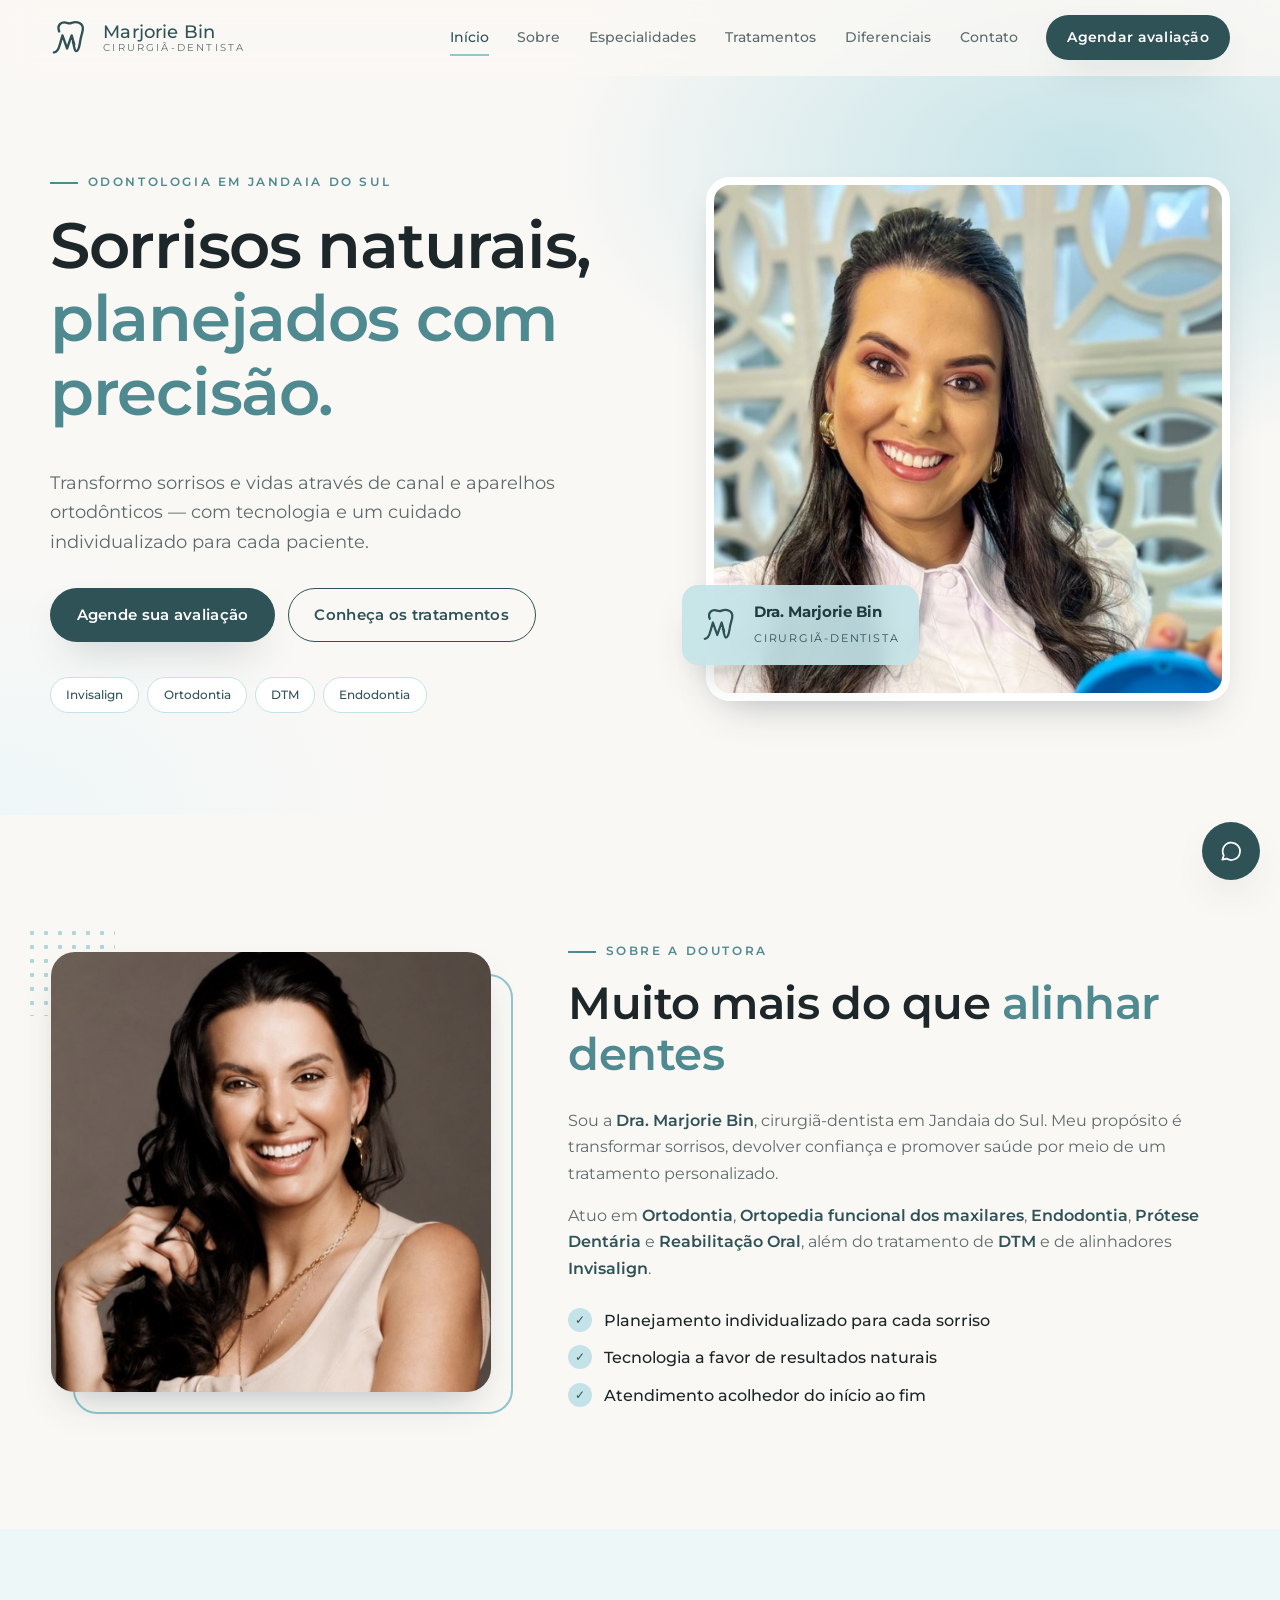
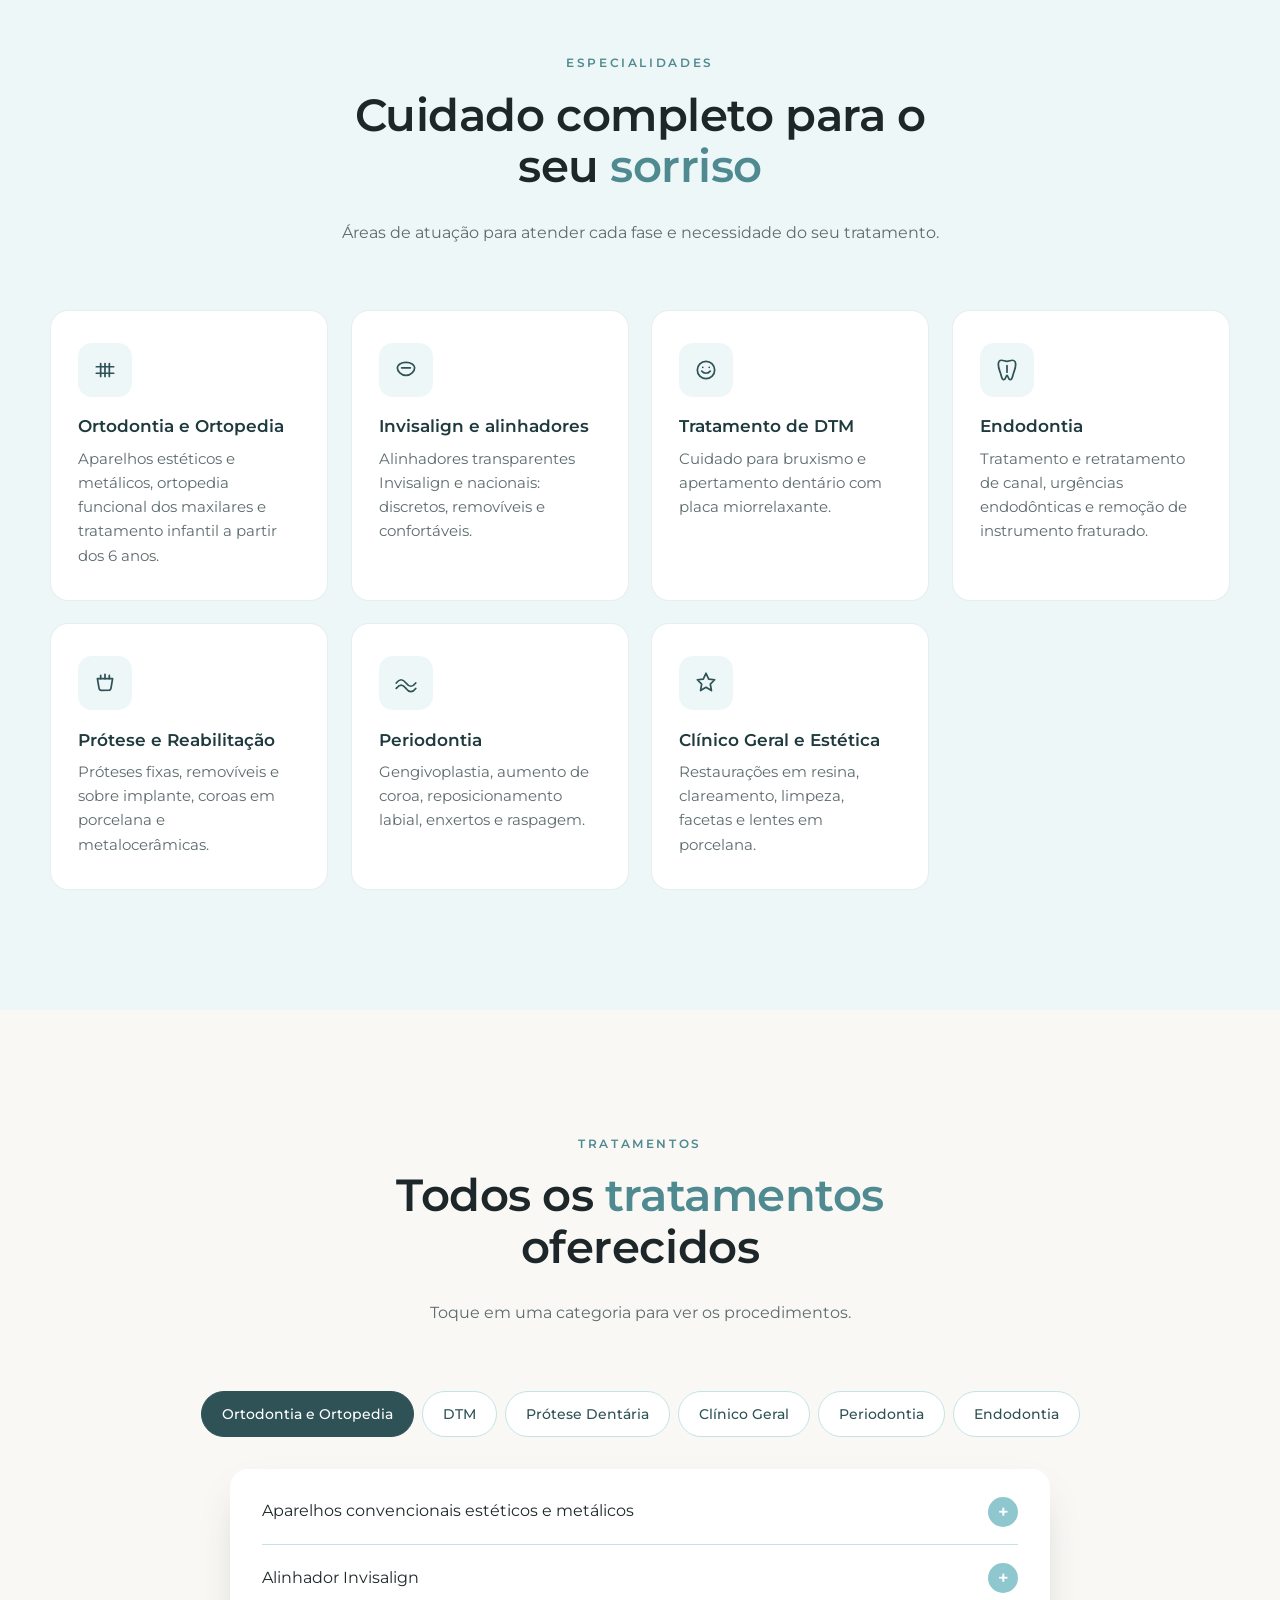
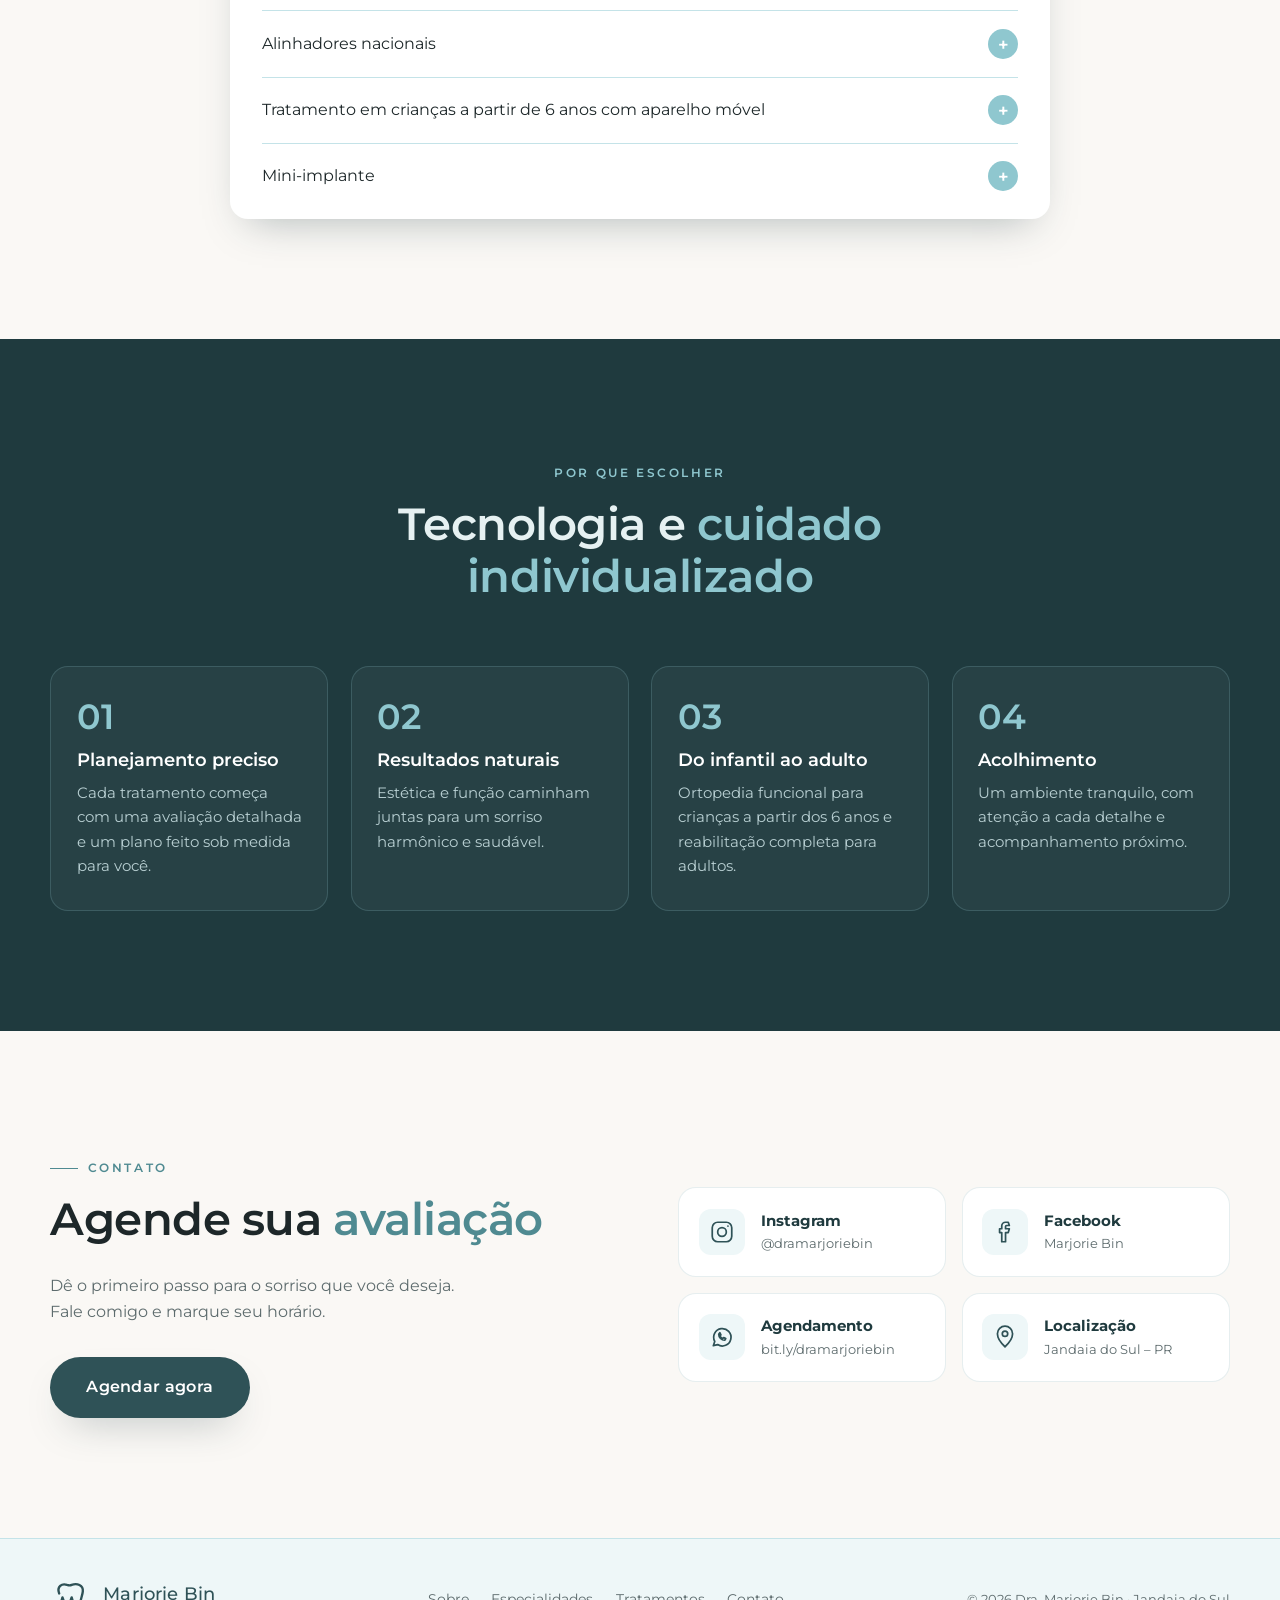
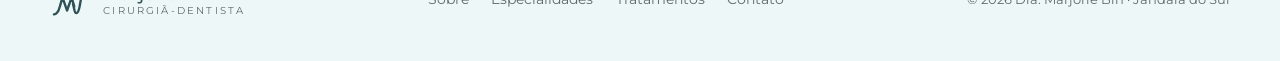
<file: index.html>
<!doctype html>
<html lang="pt-BR">
<head>
  <meta charset="utf-8">
  <meta name="viewport" content="width=device-width, initial-scale=1">
  <title>Dra. Marjorie Bin | Cirurgiã-Dentista em Jandaia do Sul</title>
  <meta name="description" content="Dra. Marjorie Bin – Ortodontia, Invisalign, Ortopedia funcional dos maxilares, Endodontia, DTM, Prótese Dentária e Reabilitação Oral em Jandaia do Sul.">
  <link rel="preconnect" href="https://fonts.googleapis.com">
  <link rel="preconnect" href="https://fonts.gstatic.com" crossorigin>
  <link href="https://fonts.googleapis.com/css2?family=Montserrat:wght@300;400;500;600;700&display=swap" rel="stylesheet">
  <link rel="stylesheet" href="styles.css">
  <link rel="icon" href="assets/logo.svg" type="image/svg+xml">
</head>
<body>

  <!-- ================= NAVBAR ================= -->
  <header class="navbar" id="navbar">
    <div class="container nav-inner">
      <a href="#inicio" class="brand" aria-label="Dra. Marjorie Bin - início">
        <img src="assets/logo.svg" alt="" class="brand-logo">
        <span class="brand-text">
          <strong>Marjorie Bin</strong>
          <small>Cirurgiã-Dentista</small>
        </span>
      </a>

      <nav class="nav-links" id="nav-links" aria-label="Navegação principal">
        <a href="#inicio">Início</a>
        <a href="#sobre">Sobre</a>
        <a href="#especialidades">Especialidades</a>
        <a href="#tratamentos">Tratamentos</a>
        <a href="#diferenciais">Diferenciais</a>
        <a href="#contato">Contato</a>
        <a href="https://bit.ly/dramarjoriebin" target="_blank" rel="noopener" class="btn btn-primary nav-cta">Agendar avaliação</a>
      </nav>

      <button class="nav-toggle" id="nav-toggle" aria-label="Abrir menu" aria-expanded="false" aria-controls="nav-links">
        <span></span><span></span><span></span>
      </button>
    </div>
  </header>

  <main>
    <!-- ================= HERO ================= -->
    <section class="hero" id="inicio">
      <div class="container hero-grid">
        <div class="hero-text reveal">
          <span class="eyebrow">Odontologia em Jandaia do Sul</span>
          <h1>Sorrisos naturais, <em>planejados com precisão.</em></h1>
          <p class="lead">Transformo sorrisos e vidas através de canal e aparelhos ortodônticos — com tecnologia e um cuidado individualizado para cada paciente.</p>
          <div class="hero-actions">
            <a href="https://bit.ly/dramarjoriebin" target="_blank" rel="noopener" class="btn btn-primary">Agende sua avaliação</a>
            <a href="#tratamentos" class="btn btn-ghost">Conheça os tratamentos</a>
          </div>
          <ul class="hero-tags">
            <li>Invisalign</li>
            <li>Ortodontia</li>
            <li>DTM</li>
            <li>Endodontia</li>
          </ul>
        </div>
        <div class="hero-media reveal">
          <div class="hero-photo">
            <img src="assets/dra-marjorie.jpg" alt="Dra. Marjorie Bin sorrindo no consultório, segurando um estojo de alinhador">
          </div>
          <div class="hero-badge">
            <img src="assets/logo.svg" alt="">
            <div>
              <strong>Dra. Marjorie Bin</strong>
              <span>Cirurgiã-Dentista</span>
            </div>
          </div>
        </div>
      </div>
    </section>

    <!-- ================= SOBRE ================= -->
    <section class="section" id="sobre">
      <div class="container about-grid">
        <div class="about-photo reveal">
          <img src="assets/dra-marjorie-sobre.jpg" alt="Retrato da Dra. Marjorie Bin sorrindo" width="900" height="900" loading="lazy">
        </div>
        <div class="about-text reveal">
          <span class="eyebrow">Sobre a doutora</span>
          <h2 class="section-title">Muito mais do que <em>alinhar dentes</em></h2>
          <p>Sou a <strong>Dra. Marjorie Bin</strong>, cirurgiã-dentista em Jandaia do Sul. Meu propósito é transformar sorrisos, devolver confiança e promover saúde por meio de um tratamento personalizado.</p>
          <p>Atuo em <strong>Ortodontia</strong>, <strong>Ortopedia funcional dos maxilares</strong>, <strong>Endodontia</strong>, <strong>Prótese Dentária</strong> e <strong>Reabilitação Oral</strong>, além do tratamento de <strong>DTM</strong> e de alinhadores <strong>Invisalign</strong>.</p>
          <ul class="checklist">
            <li>Planejamento individualizado para cada sorriso</li>
            <li>Tecnologia a favor de resultados naturais</li>
            <li>Atendimento acolhedor do início ao fim</li>
          </ul>
        </div>
      </div>
    </section>

    <!-- ================= ESPECIALIDADES ================= -->
    <section class="section section-tint" id="especialidades">
      <div class="container">
        <div class="section-head reveal">
          <span class="eyebrow">Especialidades</span>
          <h2 class="section-title">Cuidado completo para o seu <em>sorriso</em></h2>
          <p>Áreas de atuação para atender cada fase e necessidade do seu tratamento.</p>
        </div>

        <div class="cards">
          <article class="card reveal">
            <div class="card-icon"><svg viewBox="0 0 24 24"><path d="M4 9h16M4 15h16M8 6v12M12 6v12M16 6v12"/></svg></div>
            <h3>Ortodontia e Ortopedia</h3>
            <p>Aparelhos estéticos e metálicos, ortopedia funcional dos maxilares e tratamento infantil a partir dos 6 anos.</p>
          </article>
          <article class="card reveal">
            <div class="card-icon"><svg viewBox="0 0 24 24"><path d="M4 10c0-3 3.5-5 8-5s8 2 8 5-3.5 7-8 7-8-4-8-7z"/><path d="M8 10h8"/></svg></div>
            <h3>Invisalign e alinhadores</h3>
            <p>Alinhadores transparentes Invisalign e nacionais: discretos, removíveis e confortáveis.</p>
          </article>
          <article class="card reveal">
            <div class="card-icon"><svg viewBox="0 0 24 24"><circle cx="12" cy="12" r="8"/><path d="M8 13s1.5 2 4 2 4-2 4-2M9 9.5h.01M15 9.5h.01"/></svg></div>
            <h3>Tratamento de DTM</h3>
            <p>Cuidado para bruxismo e apertamento dentário com placa miorrelaxante.</p>
          </article>
          <article class="card reveal">
            <div class="card-icon"><svg viewBox="0 0 24 24"><path d="M7 3c-2 0-3 2-3 4 0 3 1 5 2 8s1 6 3 6 2-4 3-4 1 4 3 4 2-3 3-6 2-5 2-8c0-2-1-4-3-4s-3 1-5 1-3-1-5-1z"/><path d="M12 8v6"/></svg></div>
            <h3>Endodontia</h3>
            <p>Tratamento e retratamento de canal, urgências endodônticas e remoção de instrumento fraturado.</p>
          </article>
          <article class="card reveal">
            <div class="card-icon"><svg viewBox="0 0 24 24"><path d="M5 8h14l-1.5 9a2 2 0 0 1-2 1.7h-7a2 2 0 0 1-2-1.7z"/><path d="M8 8V5M12 8V4M16 8V5"/></svg></div>
            <h3>Prótese e Reabilitação</h3>
            <p>Próteses fixas, removíveis e sobre implante, coroas em porcelana e metalocerâmicas.</p>
          </article>
          <article class="card reveal">
            <div class="card-icon"><svg viewBox="0 0 24 24"><path d="M3 12c3-4 6-4 9 0s6 4 9 0"/><path d="M3 17c3-4 6-4 9 0s6 4 9 0"/></svg></div>
            <h3>Periodontia</h3>
            <p>Gengivoplastia, aumento de coroa, reposicionamento labial, enxertos e raspagem.</p>
          </article>
          <article class="card reveal">
            <div class="card-icon"><svg viewBox="0 0 24 24"><path d="M12 3l2.5 5.5L20 9l-4 4 1 6-5-3-5 3 1-6-4-4 5.5-.5z"/></svg></div>
            <h3>Clínico Geral e Estética</h3>
            <p>Restaurações em resina, clareamento, limpeza, facetas e lentes em porcelana.</p>
          </article>
        </div>
      </div>
    </section>

    <!-- ================= TRATAMENTOS ================= -->
    <section class="section" id="tratamentos">
      <div class="container">
        <div class="section-head reveal">
          <span class="eyebrow">Tratamentos</span>
          <h2 class="section-title">Todos os <em>tratamentos</em> oferecidos</h2>
          <p>Toque em uma categoria para ver os procedimentos.</p>
        </div>

        <div class="tabs reveal" role="tablist" aria-label="Categorias de tratamento">
          <button class="tab is-active" role="tab" aria-selected="true" data-tab="orto">Ortodontia e Ortopedia</button>
          <button class="tab" role="tab" aria-selected="false" data-tab="dtm">DTM</button>
          <button class="tab" role="tab" aria-selected="false" data-tab="protese">Prótese Dentária</button>
          <button class="tab" role="tab" aria-selected="false" data-tab="clinico">Clínico Geral</button>
          <button class="tab" role="tab" aria-selected="false" data-tab="perio">Periodontia</button>
          <button class="tab" role="tab" aria-selected="false" data-tab="endo">Endodontia</button>
        </div>

        <div class="panels reveal">
          <ul class="panel is-active" id="orto" role="tabpanel">
            <li>Aparelhos convencionais estéticos e metálicos</li>
            <li>Alinhador Invisalign</li>
            <li>Alinhadores nacionais</li>
            <li>Tratamento em crianças a partir de 6 anos com aparelho móvel</li>
            <li>Mini-implante</li>
          </ul>
          <ul class="panel" id="dtm" role="tabpanel" hidden>
            <li>Tratamento de bruxismo e apertamento dentário com placa miorrelaxante</li>
          </ul>
          <ul class="panel" id="protese" role="tabpanel" hidden>
            <li>Prótese dentária</li>
            <li>Prótese dental (dentadura)</li>
            <li>Prótese sobre implante</li>
            <li>Prótese adesiva</li>
            <li>Prótese parcial removível (PPR)</li>
            <li>Coroa em porcelana</li>
            <li>Coroas metalocerâmicas</li>
            <li>Dentes provisórios</li>
            <li>Núcleos e pinos</li>
          </ul>
          <ul class="panel" id="clinico" role="tabpanel" hidden>
            <li>Restaurações em resina</li>
            <li>Clareamento dental</li>
            <li>Limpeza dentária</li>
            <li>Facetas e lentes em porcelana</li>
          </ul>
          <ul class="panel" id="perio" role="tabpanel" hidden>
            <li>Cirurgia de aumento de coroa protético</li>
            <li>Reposicionamento labial</li>
            <li>Cirurgia de gengivoplastia</li>
            <li>Raspagem em campo aberto</li>
            <li>Remoção do freio lingual</li>
            <li>Enxertos</li>
          </ul>
          <ul class="panel" id="endo" role="tabpanel" hidden>
            <li>Tratamento de canal</li>
            <li>Retratamento de canal</li>
            <li>Urgência e emergência endodôntica</li>
            <li>Remoção de instrumento fraturado</li>
          </ul>
        </div>
      </div>
    </section>

    <!-- ================= DIFERENCIAIS ================= -->
    <section class="section section-dark" id="diferenciais">
      <div class="container">
        <div class="section-head reveal">
          <span class="eyebrow">Por que escolher</span>
          <h2 class="section-title">Tecnologia e <em>cuidado individualizado</em></h2>
        </div>
        <div class="features">
          <div class="feature reveal">
            <span class="feature-num">01</span>
            <h3>Planejamento preciso</h3>
            <p>Cada tratamento começa com uma avaliação detalhada e um plano feito sob medida para você.</p>
          </div>
          <div class="feature reveal">
            <span class="feature-num">02</span>
            <h3>Resultados naturais</h3>
            <p>Estética e função caminham juntas para um sorriso harmônico e saudável.</p>
          </div>
          <div class="feature reveal">
            <span class="feature-num">03</span>
            <h3>Do infantil ao adulto</h3>
            <p>Ortopedia funcional para crianças a partir dos 6 anos e reabilitação completa para adultos.</p>
          </div>
          <div class="feature reveal">
            <span class="feature-num">04</span>
            <h3>Acolhimento</h3>
            <p>Um ambiente tranquilo, com atenção a cada detalhe e acompanhamento próximo.</p>
          </div>
        </div>
      </div>
    </section>

    <!-- ================= CONTATO ================= -->
    <section class="section" id="contato">
      <div class="container contact-grid">
        <div class="contact-text reveal">
          <span class="eyebrow">Contato</span>
          <h2 class="section-title">Agende sua <em>avaliação</em></h2>
          <p>Dê o primeiro passo para o sorriso que você deseja. Fale comigo e marque seu horário.</p>
          <a href="https://bit.ly/dramarjoriebin" target="_blank" rel="noopener" class="btn btn-primary btn-lg">Agendar agora</a>
        </div>
        <div class="contact-cards reveal">
          <a class="contact-card" href="https://www.instagram.com/dramarjoriebin/" target="_blank" rel="noopener">
            <svg viewBox="0 0 24 24"><rect x="3" y="3" width="18" height="18" rx="5"/><circle cx="12" cy="12" r="4"/><path d="M17.5 6.5h.01"/></svg>
            <div><strong>Instagram</strong><span>@dramarjoriebin</span></div>
          </a>
          <a class="contact-card" href="https://www.facebook.com/search/top?q=Marjorie%20Bin" target="_blank" rel="noopener">
            <svg viewBox="0 0 24 24"><path d="M15 3h-2.5A3.5 3.5 0 0 0 9 6.5V9H7v3.5h2V21h3.5v-8.5h2.5L16 9h-3.5V7a1 1 0 0 1 1-1H16z"/></svg>
            <div><strong>Facebook</strong><span>Marjorie Bin</span></div>
          </a>
          <a class="contact-card" href="https://bit.ly/dramarjoriebin" target="_blank" rel="noopener">
            <svg viewBox="0 0 24 24"><path d="M4 20l1.3-3.9A8 8 0 1 1 8 19z"/><path d="M9 9.5c0 3 2.5 5.5 5.5 5.5l1-1.5-2-1-1 1c-1-.5-2-1.5-2.5-2.5l1-1-1-2z"/></svg>
            <div><strong>Agendamento</strong><span>bit.ly/dramarjoriebin</span></div>
          </a>
          <div class="contact-card">
            <svg viewBox="0 0 24 24"><path d="M12 21s-7-6.5-7-12a7 7 0 0 1 14 0c0 5.5-7 12-7 12z"/><circle cx="12" cy="9" r="2.5"/></svg>
            <div><strong>Localização</strong><span>Jandaia do Sul – PR</span></div>
          </div>
        </div>
      </div>
    </section>
  </main>

  <!-- ================= FOOTER ================= -->
  <footer class="footer">
    <div class="container footer-inner">
      <div class="brand brand-footer">
        <img src="assets/logo.svg" alt="" class="brand-logo">
        <span class="brand-text"><strong>Marjorie Bin</strong><small>Cirurgiã-Dentista</small></span>
      </div>
      <nav class="footer-links" aria-label="Rodapé">
        <a href="#sobre">Sobre</a>
        <a href="#especialidades">Especialidades</a>
        <a href="#tratamentos">Tratamentos</a>
        <a href="#contato">Contato</a>
      </nav>
      <p class="copy">© <span id="year"></span> Dra. Marjorie Bin · Jandaia do Sul</p>
    </div>
  </footer>

  <a href="https://bit.ly/dramarjoriebin" target="_blank" rel="noopener" class="float-cta" aria-label="Agendar avaliação">
    <svg viewBox="0 0 24 24"><path d="M4 20l1.3-3.9A8 8 0 1 1 8 19z"/></svg>
  </a>

  <script src="script.js"></script>
</body>
</html>
</file>
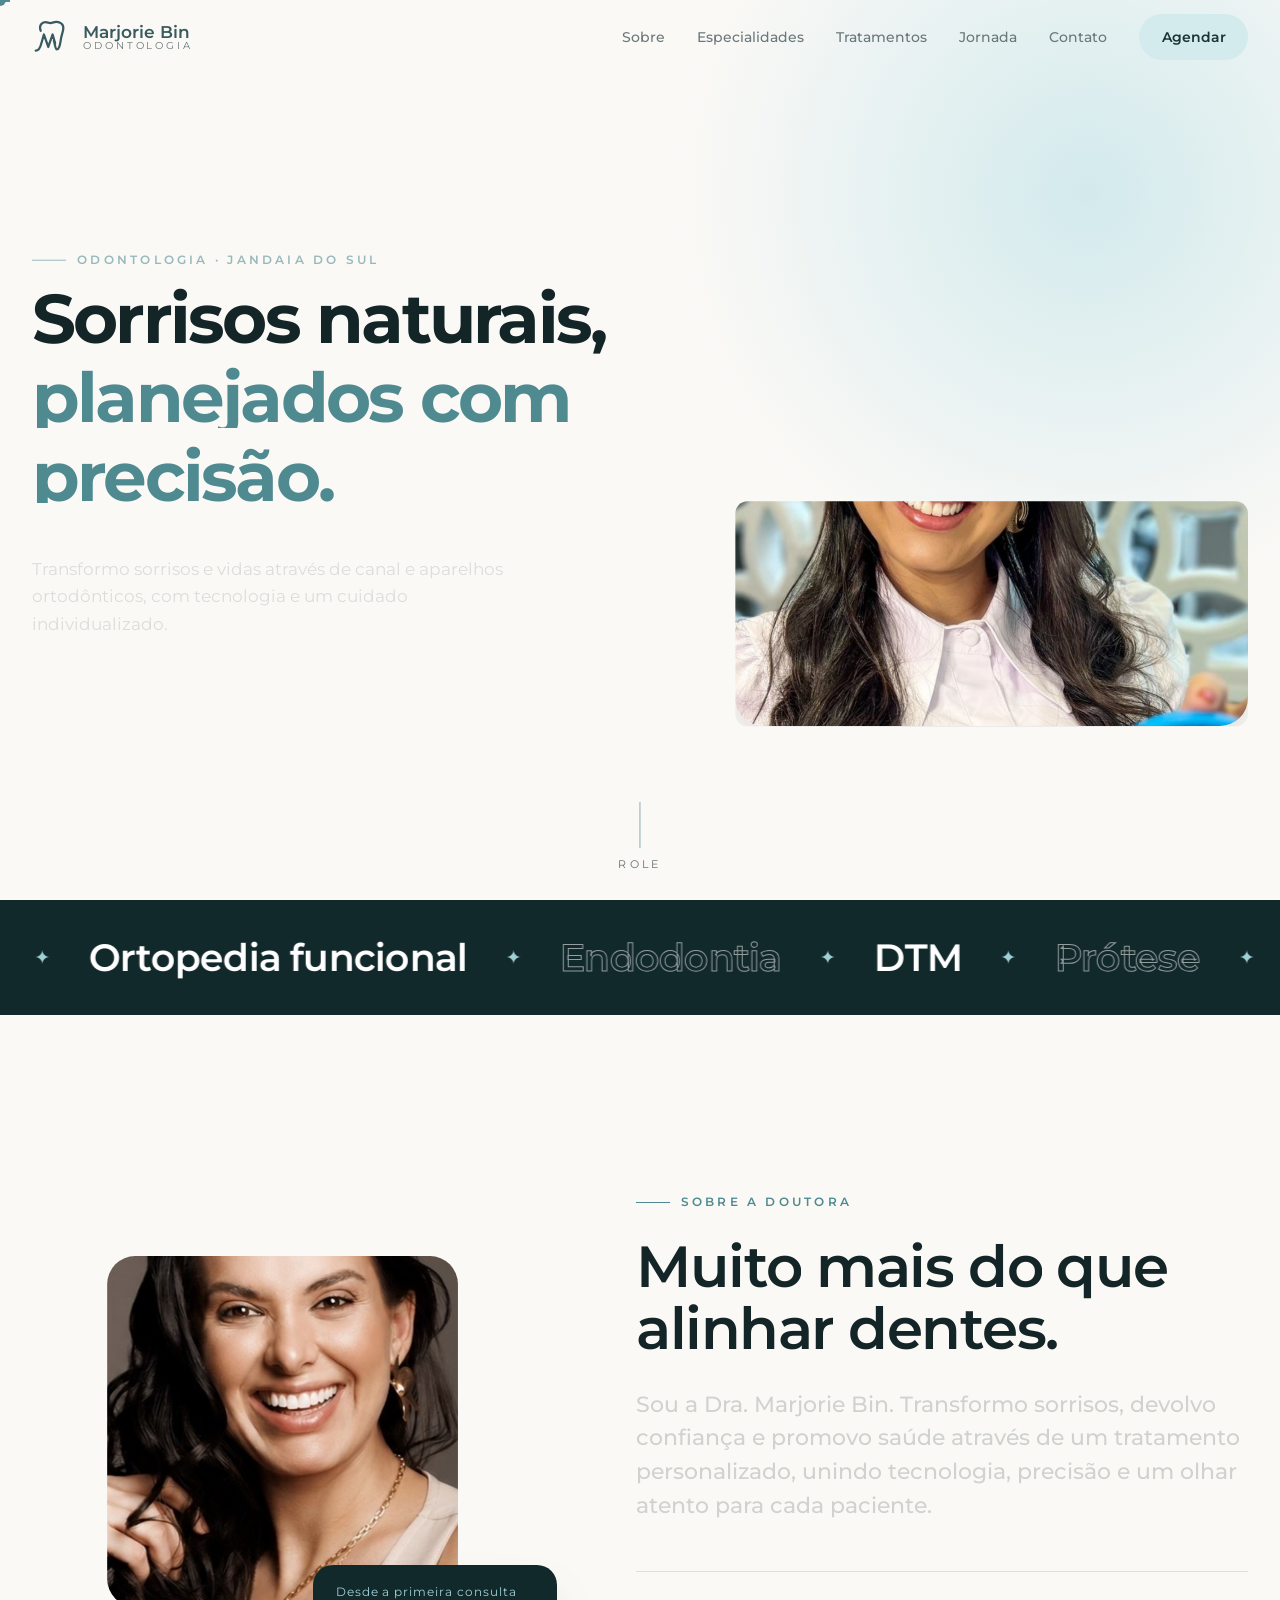
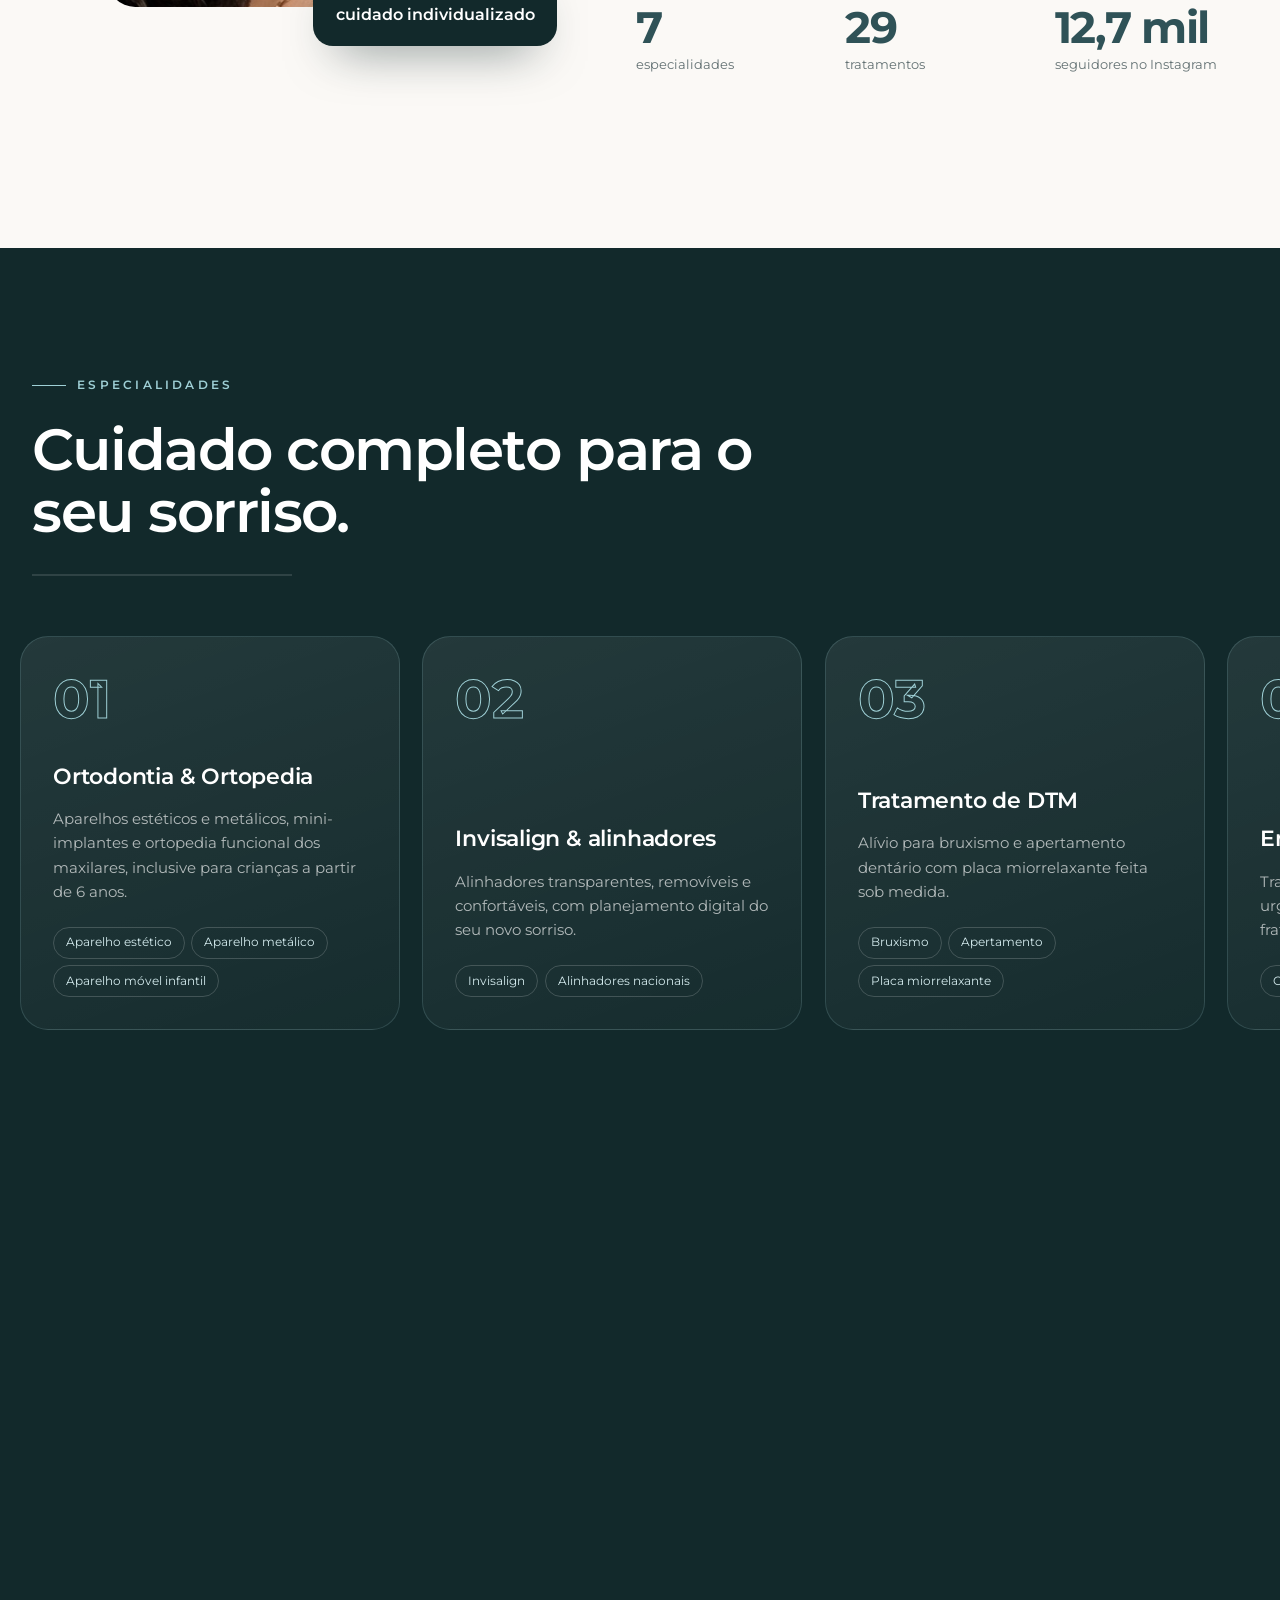
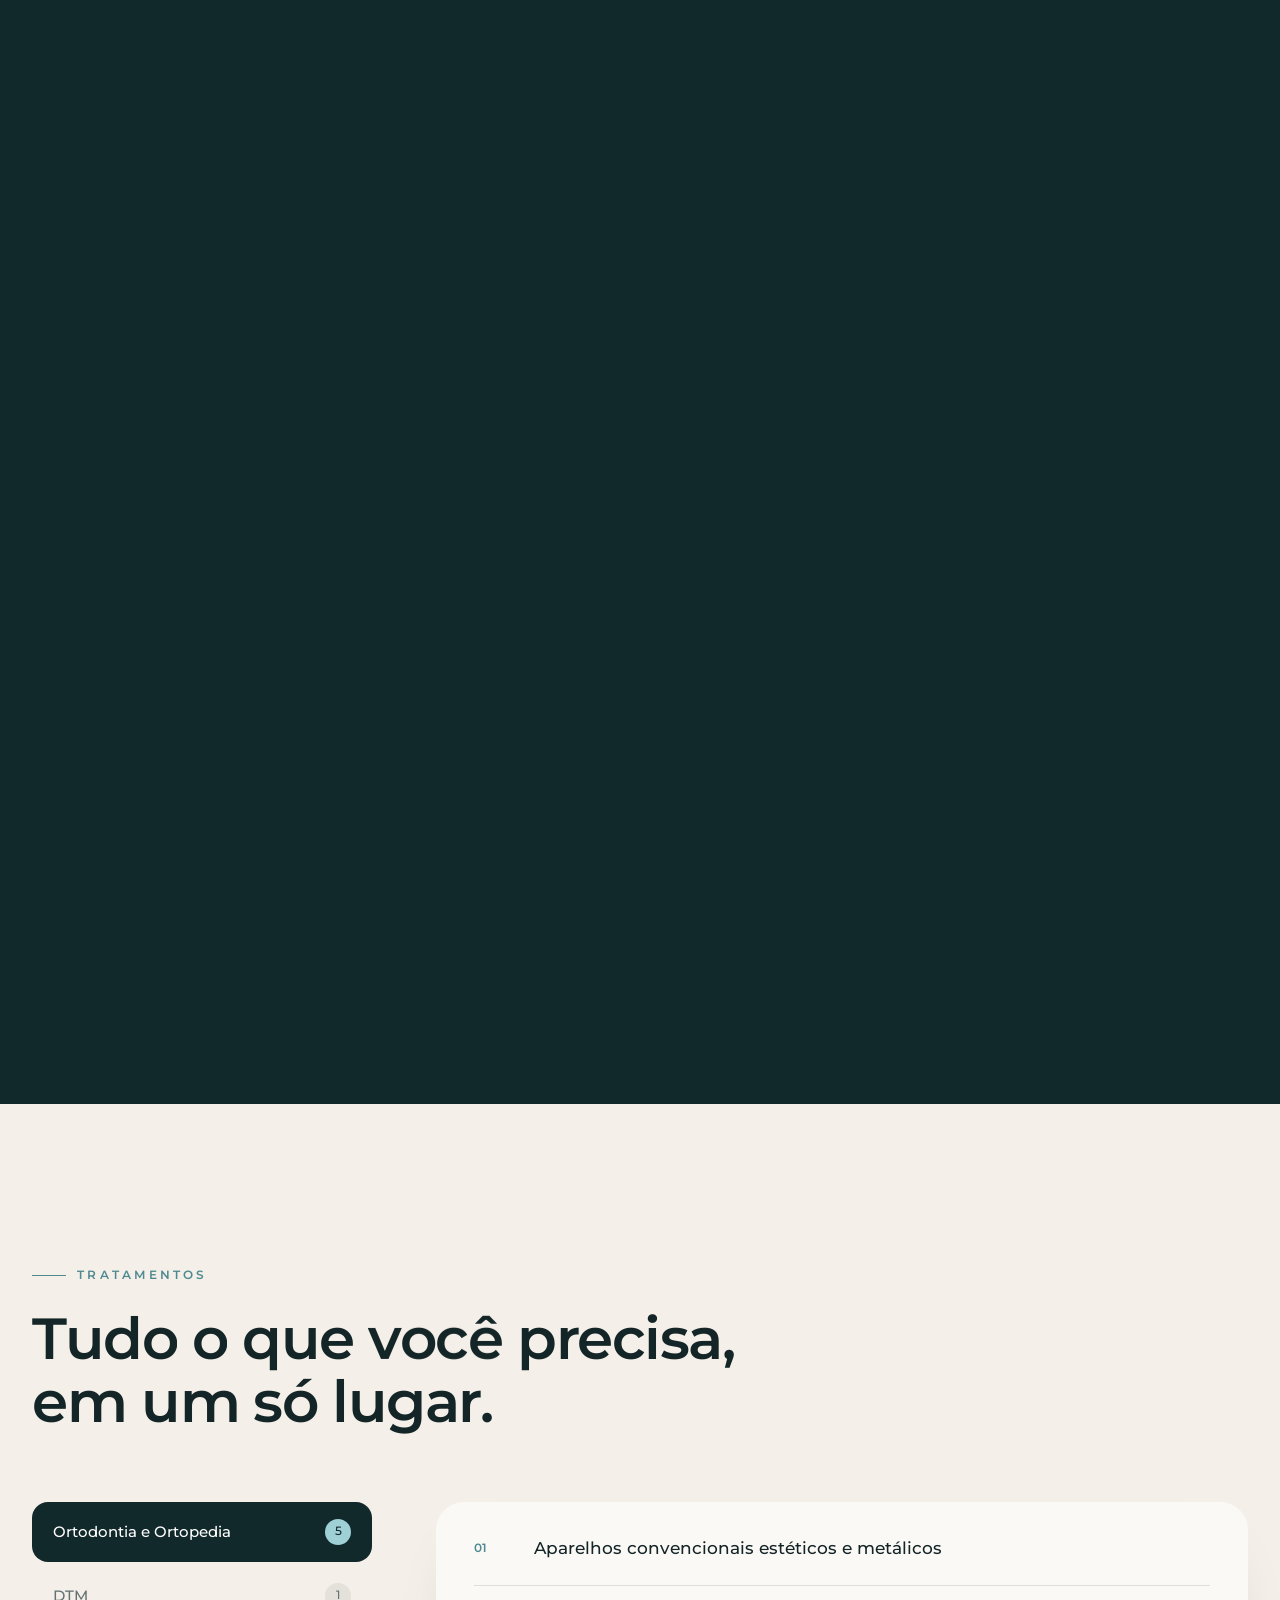
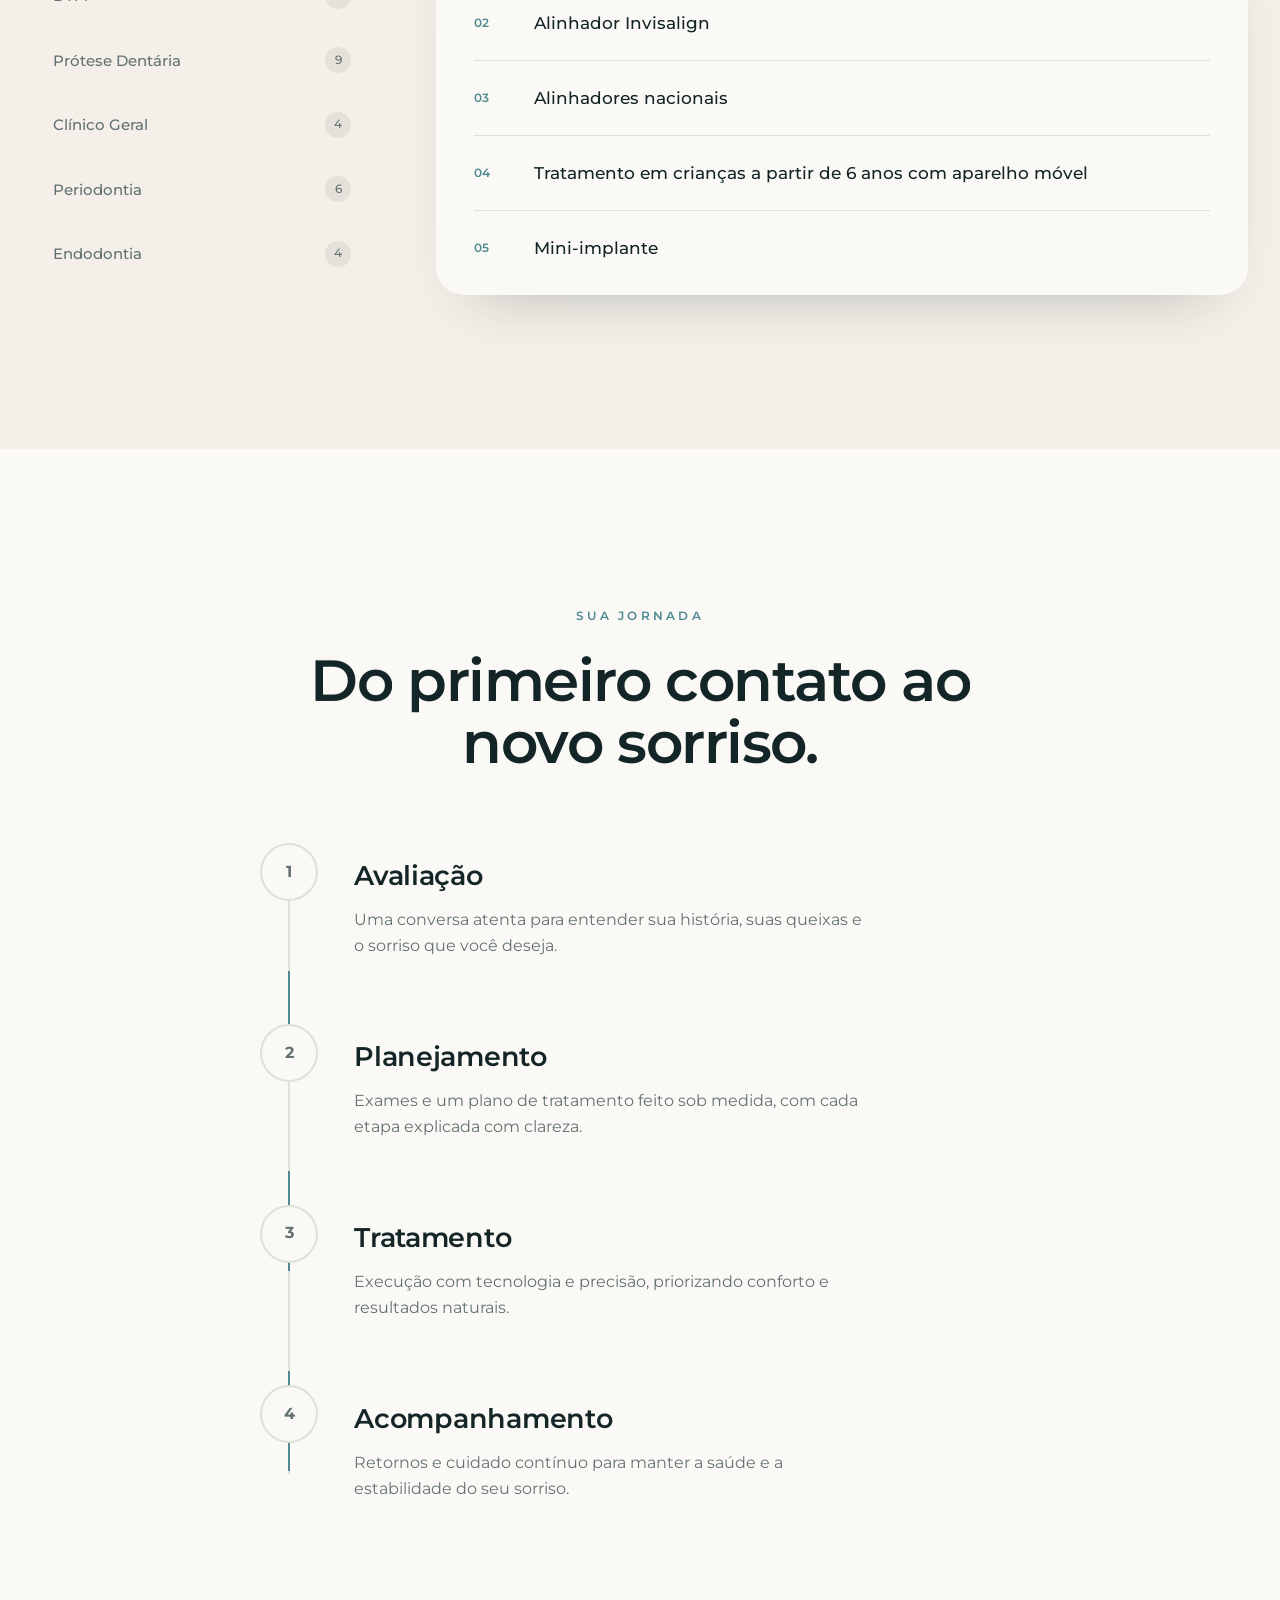
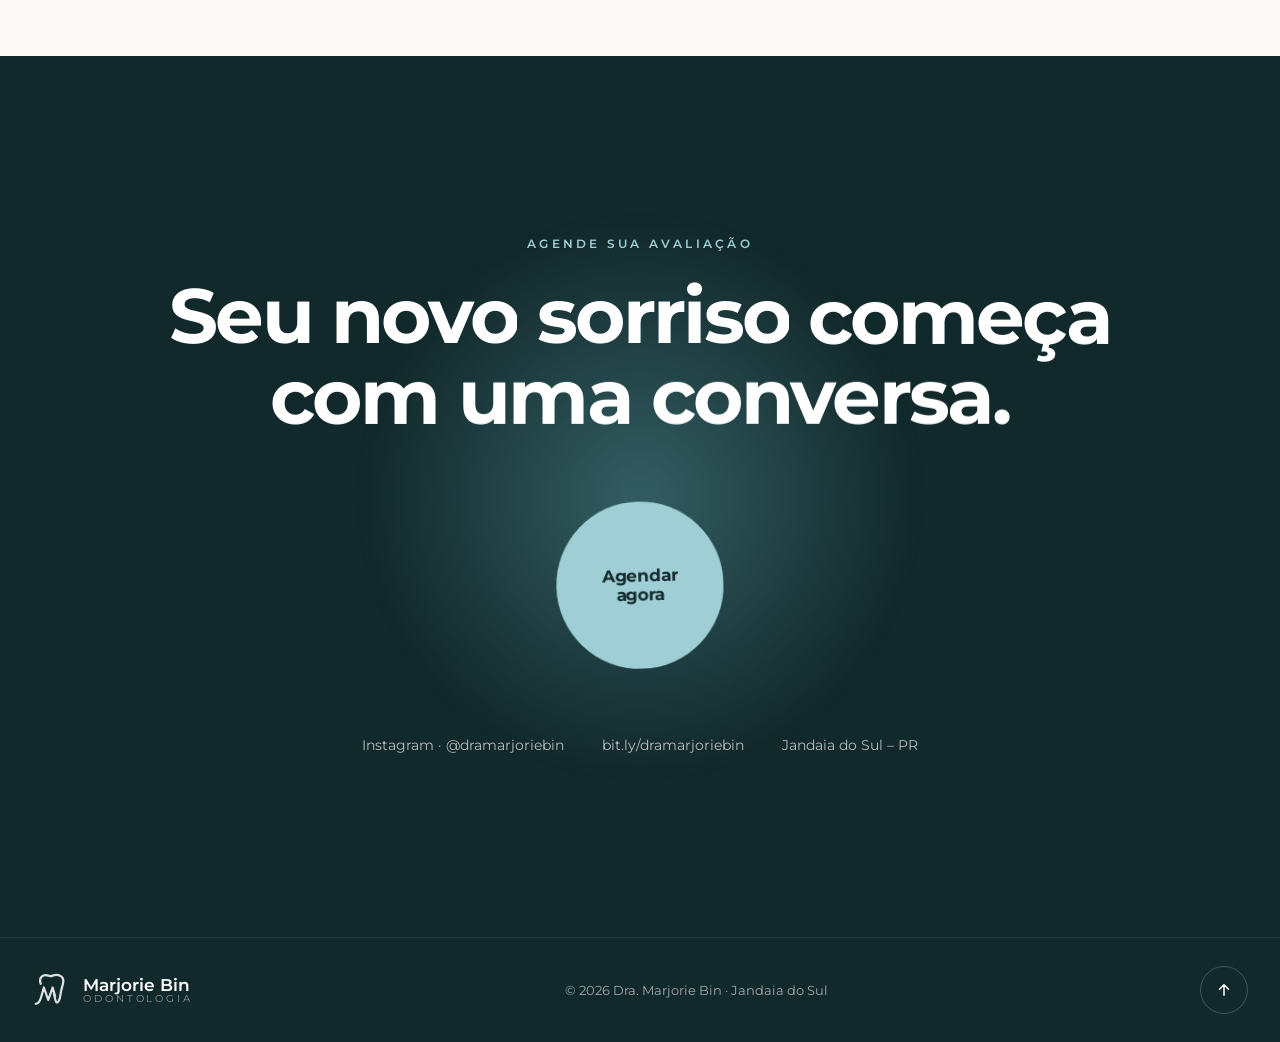
<file: premium/index.html>
<!doctype html>
<html lang="pt-BR">
<head>
  <meta charset="utf-8">
  <meta name="viewport" content="width=device-width, initial-scale=1">
  <title>Dra. Marjorie Bin | Odontologia em Jandaia do Sul</title>
  <meta name="description" content="Dra. Marjorie Bin – Invisalign, Ortodontia, Ortopedia funcional dos maxilares, Endodontia, DTM, Prótese e Reabilitação Oral em Jandaia do Sul.">
  <link rel="preconnect" href="https://fonts.googleapis.com">
  <link rel="preconnect" href="https://fonts.gstatic.com" crossorigin>
  <link href="https://fonts.googleapis.com/css2?family=Montserrat:wght@300;400;500;600;700;800&display=swap" rel="stylesheet">
  <link rel="stylesheet" href="premium.css">
  <link rel="icon" href="../assets/logo.svg" type="image/svg+xml">
  <script>document.documentElement.classList.add('js');</script>
</head>
<body>

  <!-- Preloader -->
  <div class="loader" id="loader" aria-hidden="true">
    <svg class="loader-logo" viewBox="0 0 64 64" fill="none">
      <path d="M14 22c-4-10 4-16 12-13 3 1 5 1 7 0 8-3 18 0 17 10-.5 6-3 10-4 18-1 6-2 15-6 15-3 0-3-8-5-14"/>
      <path d="M6 54c5 0 7-4 9-12l4-14 7 20 7-20 4 14"/>
    </svg>
    <div class="loader-name">Marjorie Bin</div>
    <div class="loader-count"><span id="loader-num">0</span>%</div>
  </div>

  <div class="progress" id="progress"></div>
  <div class="cursor" id="cursor" aria-hidden="true"><span></span></div>

  <!-- Navbar -->
  <header class="nav" id="nav">
    <div class="wrap nav-inner">
      <a href="#inicio" class="brand" data-magnetic>
        <img src="../assets/logo.svg" alt="">
        <span><strong>Marjorie Bin</strong><small>Odontologia</small></span>
      </a>
      <nav class="nav-links" aria-label="Navegação principal">
        <a href="#sobre">Sobre</a>
        <a href="#especialidades">Especialidades</a>
        <a href="#tratamentos">Tratamentos</a>
        <a href="#jornada">Jornada</a>
        <a href="#contato">Contato</a>
      </nav>
      <a href="https://bit.ly/dramarjoriebin" target="_blank" rel="noopener" class="btn btn-light nav-cta" data-magnetic><span>Agendar</span></a>
      <button class="burger" id="burger" aria-label="Abrir menu" aria-expanded="false"><span></span><span></span></button>
    </div>
  </header>

  <!-- Mobile / full menu -->
  <div class="menu" id="menu" aria-hidden="true">
    <nav class="menu-links">
      <a href="#inicio"><i>01</i>Início</a>
      <a href="#sobre"><i>02</i>Sobre</a>
      <a href="#especialidades"><i>03</i>Especialidades</a>
      <a href="#tratamentos"><i>04</i>Tratamentos</a>
      <a href="#jornada"><i>05</i>Jornada</a>
      <a href="#contato"><i>06</i>Contato</a>
    </nav>
    <div class="menu-foot">
      <a href="https://www.instagram.com/dramarjoriebin/" target="_blank" rel="noopener">Instagram</a>
      <span>Jandaia do Sul – PR</span>
    </div>
  </div>

  <main id="smooth">
    <!-- HERO -->
    <section class="hero" id="inicio">
      <div class="hero-blob" aria-hidden="true"></div>
      <div class="wrap hero-grid">
        <div class="hero-copy">
          <p class="kicker" data-hero>Odontologia · Jandaia do Sul</p>
          <h1 class="hero-title">
            <span class="line"><span>Sorrisos naturais,</span></span>
            <span class="line"><span class="accent">planejados com</span></span>
            <span class="line"><span class="accent">precisão.</span></span>
          </h1>
          <p class="hero-lead" data-hero>Transformo sorrisos e vidas através de canal e aparelhos ortodônticos, com tecnologia e um cuidado individualizado.</p>
          <div class="hero-cta" data-hero>
            <a href="https://bit.ly/dramarjoriebin" target="_blank" rel="noopener" class="btn btn-dark" data-magnetic><span>Agende sua avaliação</span><svg viewBox="0 0 24 24"><path d="M5 12h14M13 6l6 6-6 6"/></svg></a>
            <a href="#especialidades" class="btn btn-line" data-magnetic><span>Explorar</span></a>
          </div>
        </div>

        <div class="hero-visual">
          <div class="hero-frame" id="hero-frame">
            <img src="../assets/dra-marjorie.jpg" alt="Dra. Marjorie Bin no consultório">
          </div>
          <div class="chip chip-a" data-float="1.2"><b>Invisalign</b><span>Alinhadores</span></div>
          <div class="chip chip-b" data-float="-1"><b>DTM</b><span>Bruxismo</span></div>
          <div class="chip chip-c" data-float=".8">
            <img src="../assets/logo.svg" alt="">
            <span><b>Dra. Marjorie Bin</b><span>Cirurgiã-Dentista</span></span>
          </div>
        </div>
      </div>
      <a href="#sobre" class="scroll-hint" aria-label="Rolar para baixo"><span></span>Role</a>
    </section>

    <!-- MARQUEE -->
    <div class="marquee" aria-hidden="true">
      <div class="marquee-track" id="marquee">
        <span>Ortodontia</span><i>✦</i><span>Invisalign</span><i>✦</i><span>Ortopedia funcional</span><i>✦</i><span>Endodontia</span><i>✦</i><span>DTM</span><i>✦</i><span>Prótese</span><i>✦</i><span>Reabilitação oral</span><i>✦</i><span>Periodontia</span><i>✦</i>
        <span>Ortodontia</span><i>✦</i><span>Invisalign</span><i>✦</i><span>Ortopedia funcional</span><i>✦</i><span>Endodontia</span><i>✦</i><span>DTM</span><i>✦</i><span>Prótese</span><i>✦</i><span>Reabilitação oral</span><i>✦</i><span>Periodontia</span><i>✦</i>
      </div>
    </div>

    <!-- SOBRE -->
    <section class="about" id="sobre">
      <div class="wrap about-grid">
        <div class="about-media">
          <div class="about-frame" data-reveal-img>
            <img src="../assets/dra-marjorie-sobre.jpg" alt="Retrato da Dra. Marjorie Bin" data-parallax>
          </div>
          <div class="about-tag" data-float="1">
            <span>Desde a primeira consulta</span>
            <b>cuidado individualizado</b>
          </div>
        </div>
        <div class="about-copy">
          <p class="kicker" data-up>Sobre a doutora</p>
          <h2 class="title" data-split>Muito mais do que alinhar dentes.</h2>
          <p class="scrub-text" data-scrub>Sou a Dra. Marjorie Bin. Transformo sorrisos, devolvo confiança e promovo saúde através de um tratamento personalizado, unindo tecnologia, precisão e um olhar atento para cada paciente.</p>
          <div class="stats">
            <div class="stat" data-up><b><span data-count="7">0</span></b><span>especialidades</span></div>
            <div class="stat" data-up><b><span data-count="29">0</span></b><span>tratamentos</span></div>
            <div class="stat" data-up><b><span data-count="12.7" data-decimals="1">0</span> mil</b><span>seguidores no Instagram</span></div>
          </div>
        </div>
      </div>
    </section>

    <!-- ESPECIALIDADES (horizontal) -->
    <section class="spec" id="especialidades">
      <div class="spec-pin">
        <div class="wrap spec-head">
          <p class="kicker light" data-up>Especialidades</p>
          <h2 class="title light" data-split>Cuidado completo para o seu sorriso.</h2>
          <div class="spec-bar"><span id="spec-bar"></span></div>
        </div>
        <div class="spec-track" id="spec-track">
          <article class="scard" data-tilt>
            <span class="scard-n">01</span>
            <h3>Ortodontia &amp; Ortopedia</h3>
            <p>Aparelhos estéticos e metálicos, mini-implantes e ortopedia funcional dos maxilares, inclusive para crianças a partir de 6 anos.</p>
            <ul><li>Aparelho estético</li><li>Aparelho metálico</li><li>Aparelho móvel infantil</li></ul>
          </article>
          <article class="scard" data-tilt>
            <span class="scard-n">02</span>
            <h3>Invisalign &amp; alinhadores</h3>
            <p>Alinhadores transparentes, removíveis e confortáveis, com planejamento digital do seu novo sorriso.</p>
            <ul><li>Invisalign</li><li>Alinhadores nacionais</li></ul>
          </article>
          <article class="scard" data-tilt>
            <span class="scard-n">03</span>
            <h3>Tratamento de DTM</h3>
            <p>Alívio para bruxismo e apertamento dentário com placa miorrelaxante feita sob medida.</p>
            <ul><li>Bruxismo</li><li>Apertamento</li><li>Placa miorrelaxante</li></ul>
          </article>
          <article class="scard" data-tilt>
            <span class="scard-n">04</span>
            <h3>Endodontia</h3>
            <p>Tratamento e retratamento de canal, urgências e remoção de instrumento fraturado.</p>
            <ul><li>Canal</li><li>Retratamento</li><li>Urgência</li></ul>
          </article>
          <article class="scard" data-tilt>
            <span class="scard-n">05</span>
            <h3>Prótese &amp; Reabilitação</h3>
            <p>Próteses fixas, removíveis e sobre implante, coroas em porcelana e metalocerâmicas.</p>
            <ul><li>Sobre implante</li><li>Coroas</li><li>PPR</li></ul>
          </article>
          <article class="scard" data-tilt>
            <span class="scard-n">06</span>
            <h3>Periodontia</h3>
            <p>Gengivoplastia, aumento de coroa, reposicionamento labial, enxertos e raspagem.</p>
            <ul><li>Gengivoplastia</li><li>Enxertos</li><li>Freio lingual</li></ul>
          </article>
          <article class="scard" data-tilt>
            <span class="scard-n">07</span>
            <h3>Clínico Geral &amp; Estética</h3>
            <p>Restaurações em resina, clareamento, limpeza, facetas e lentes em porcelana.</p>
            <ul><li>Clareamento</li><li>Lentes</li><li>Limpeza</li></ul>
          </article>
        </div>
      </div>
    </section>

    <!-- TRATAMENTOS -->
    <section class="treat" id="tratamentos">
      <div class="wrap">
        <div class="treat-head">
          <p class="kicker" data-up>Tratamentos</p>
          <h2 class="title" data-split>Tudo o que você precisa, em um só lugar.</h2>
        </div>
        <div class="treat-grid">
          <div class="treat-tabs" role="tablist" data-up>
            <span class="tab-ind" id="tab-ind"></span>
            <button role="tab" class="tab is-on" data-t="orto">Ortodontia e Ortopedia <em>5</em></button>
            <button role="tab" class="tab" data-t="dtm">DTM <em>1</em></button>
            <button role="tab" class="tab" data-t="pro">Prótese Dentária <em>9</em></button>
            <button role="tab" class="tab" data-t="cli">Clínico Geral <em>4</em></button>
            <button role="tab" class="tab" data-t="per">Periodontia <em>6</em></button>
            <button role="tab" class="tab" data-t="end">Endodontia <em>4</em></button>
          </div>
          <div class="treat-panels" data-up>
            <ol class="tpanel is-on" id="orto">
              <li>Aparelhos convencionais estéticos e metálicos</li>
              <li>Alinhador Invisalign</li>
              <li>Alinhadores nacionais</li>
              <li>Tratamento em crianças a partir de 6 anos com aparelho móvel</li>
              <li>Mini-implante</li>
            </ol>
            <ol class="tpanel" id="dtm" hidden>
              <li>Tratamento de bruxismo e apertamento dentário com placa miorrelaxante</li>
            </ol>
            <ol class="tpanel" id="pro" hidden>
              <li>Prótese dentária</li>
              <li>Prótese dental (dentadura)</li>
              <li>Prótese sobre implante</li>
              <li>Prótese adesiva</li>
              <li>Prótese parcial removível (PPR)</li>
              <li>Coroa em porcelana</li>
              <li>Coroas metalocerâmicas</li>
              <li>Dentes provisórios</li>
              <li>Núcleos e pinos</li>
            </ol>
            <ol class="tpanel" id="cli" hidden>
              <li>Restaurações em resina</li>
              <li>Clareamento dental</li>
              <li>Limpeza dentária</li>
              <li>Facetas e lentes em porcelana</li>
            </ol>
            <ol class="tpanel" id="per" hidden>
              <li>Cirurgia de aumento de coroa protético</li>
              <li>Reposicionamento labial</li>
              <li>Cirurgia de gengivoplastia</li>
              <li>Raspagem em campo aberto</li>
              <li>Remoção do freio lingual</li>
              <li>Enxertos</li>
            </ol>
            <ol class="tpanel" id="end" hidden>
              <li>Tratamento de canal</li>
              <li>Retratamento de canal</li>
              <li>Urgência e emergência endodôntica</li>
              <li>Remoção de instrumento fraturado</li>
            </ol>
          </div>
        </div>
      </div>
    </section>

    <!-- JORNADA -->
    <section class="journey" id="jornada">
      <div class="wrap">
        <div class="treat-head center">
          <p class="kicker" data-up>Sua jornada</p>
          <h2 class="title" data-split>Do primeiro contato ao novo sorriso.</h2>
        </div>
        <div class="steps">
          <svg class="steps-line" preserveAspectRatio="none" viewBox="0 0 4 100" aria-hidden="true"><line x1="2" y1="0" x2="2" y2="100" id="steps-line"/></svg>
          <div class="step" data-step>
            <span class="step-dot">1</span>
            <div><h3>Avaliação</h3><p>Uma conversa atenta para entender sua história, suas queixas e o sorriso que você deseja.</p></div>
          </div>
          <div class="step" data-step>
            <span class="step-dot">2</span>
            <div><h3>Planejamento</h3><p>Exames e um plano de tratamento feito sob medida, com cada etapa explicada com clareza.</p></div>
          </div>
          <div class="step" data-step>
            <span class="step-dot">3</span>
            <div><h3>Tratamento</h3><p>Execução com tecnologia e precisão, priorizando conforto e resultados naturais.</p></div>
          </div>
          <div class="step" data-step>
            <span class="step-dot">4</span>
            <div><h3>Acompanhamento</h3><p>Retornos e cuidado contínuo para manter a saúde e a estabilidade do seu sorriso.</p></div>
          </div>
        </div>
      </div>
    </section>

    <!-- CTA -->
    <section class="cta" id="contato">
      <div class="cta-glow" id="cta-glow" aria-hidden="true"></div>
      <div class="wrap cta-inner">
        <p class="kicker light" data-up>Agende sua avaliação</p>
        <h2 class="cta-title" data-split>Seu novo sorriso começa com uma conversa.</h2>
        <a href="https://bit.ly/dramarjoriebin" target="_blank" rel="noopener" class="cta-btn" data-magnetic data-up>
          <span>Agendar<br>agora</span>
        </a>
        <div class="cta-links" data-up>
          <a href="https://www.instagram.com/dramarjoriebin/" target="_blank" rel="noopener" class="ulink">Instagram · @dramarjoriebin</a>
          <a href="https://bit.ly/dramarjoriebin" target="_blank" rel="noopener" class="ulink">bit.ly/dramarjoriebin</a>
          <span>Jandaia do Sul – PR</span>
        </div>
      </div>
    </section>
  </main>

  <footer class="foot">
    <div class="wrap foot-inner">
      <div class="brand"><img src="../assets/logo.svg" alt=""><span><strong>Marjorie Bin</strong><small>Odontologia</small></span></div>
      <p>© <span id="year"></span> Dra. Marjorie Bin · Jandaia do Sul</p>
      <a href="#inicio" class="totop" data-magnetic aria-label="Voltar ao topo"><svg viewBox="0 0 24 24"><path d="M12 19V5M6 11l6-6 6 6"/></svg></a>
    </div>
  </footer>

  <script src="vendor/gsap.min.js"></script>
  <script src="vendor/ScrollTrigger.min.js"></script>
  <script src="vendor/lenis.min.js"></script>
  <script src="premium.js"></script>
</body>
</html>
</file>
<file: styles.css>
:root {
  --teal-900: #1f3a3e;
  --teal-800: #2f5257;
  --teal-600: #4f8a91;
  --teal-400: #8fc7cf;
  --teal-200: #c4e3e8;
  --teal-50:  #eef7f8;
  --cream:    #faf8f5;
  --ink:      #1d2729;
  --muted:    #5d6b6d;
  --white:    #ffffff;
  --radius:   18px;
  --shadow:   0 18px 40px -18px rgba(31, 58, 62, .35);
  --nav-h:    76px;
  --serif: "Cormorant Garamond", Georgia, serif;
  --sans:  "Montserrat", system-ui, -apple-system, "Segoe UI", sans-serif;
}

*, *::before, *::after { box-sizing: border-box; }
html { scroll-behavior: smooth; scroll-padding-top: var(--nav-h); }
body {
  margin: 0;
  font-family: var(--sans);
  color: var(--ink);
  background: var(--cream);
  line-height: 1.65;
  -webkit-font-smoothing: antialiased;
}
img { max-width: 100%; display: block; }
a { color: inherit; text-decoration: none; }
h1, h2, h3 { line-height: 1.15; margin: 0 0 .6em; }
p { margin: 0 0 1em; }
em { font-style: normal; font-weight: inherit; color: var(--teal-600); }

.container { width: min(1180px, 100% - 32px); margin-inline: auto; }

/* ---------- Buttons ---------- */
.btn {
  display: inline-flex; align-items: center; justify-content: center;
  padding: .85rem 1.6rem; border-radius: 999px;
  font-weight: 600; font-size: .92rem; letter-spacing: .02em;
  transition: transform .2s, background .2s, color .2s, box-shadow .2s;
  border: 1.5px solid transparent; cursor: pointer;
}
.btn-primary { background: var(--teal-800); color: var(--white); box-shadow: var(--shadow); }
.btn-primary:hover { background: var(--teal-900); transform: translateY(-2px); }
.btn-ghost { border-color: var(--teal-800); color: var(--teal-800); }
.btn-ghost:hover { background: var(--teal-800); color: var(--white); }
.btn-lg { padding: 1rem 2.2rem; font-size: 1rem; }

/* ---------- Navbar ---------- */
.navbar {
  position: fixed; inset: 0 0 auto; z-index: 50;
  height: var(--nav-h);
  background: rgba(250, 248, 245, .82);
  backdrop-filter: blur(14px); -webkit-backdrop-filter: blur(14px);
  border-bottom: 1px solid transparent;
  transition: border-color .3s, box-shadow .3s;
}
.navbar.scrolled { border-color: rgba(47, 82, 87, .1); box-shadow: 0 8px 24px -20px rgba(0,0,0,.4); }
.nav-inner { height: 100%; display: flex; align-items: center; justify-content: space-between; gap: 1rem; }

.brand { display: flex; align-items: center; gap: .7rem; }
.brand-logo { width: 42px; height: 42px; }
.brand-text { display: flex; flex-direction: column; line-height: 1.1; }
.brand-text strong { font-weight: 500; font-size: 1.15rem; color: var(--teal-800); letter-spacing: .01em; }
.brand-text small { font-size: .62rem; letter-spacing: .22em; text-transform: uppercase; color: var(--muted); }

.nav-links { display: flex; align-items: center; gap: 1.8rem; }
.nav-links a:not(.btn) {
  font-size: .88rem; font-weight: 500; color: var(--muted); position: relative; padding: .3rem 0;
  transition: color .2s;
}
.nav-links a:not(.btn)::after {
  content: ""; position: absolute; left: 0; bottom: -2px; height: 2px; width: 100%;
  background: var(--teal-400); transform: scaleX(0); transform-origin: left; transition: transform .25s;
}
.nav-links a:not(.btn):hover, .nav-links a.active { color: var(--teal-800); }
.nav-links a:not(.btn):hover::after, .nav-links a.active::after { transform: scaleX(1); }
.nav-cta { padding: .65rem 1.25rem; font-size: .85rem; }

.nav-toggle { display: none; background: none; border: 0; padding: 8px; cursor: pointer; }
.nav-toggle span { display: block; width: 24px; height: 2px; margin: 5px 0; background: var(--teal-800); border-radius: 2px; transition: transform .3s, opacity .3s; }
.nav-toggle[aria-expanded="true"] span:nth-child(1) { transform: translateY(7px) rotate(45deg); }
.nav-toggle[aria-expanded="true"] span:nth-child(2) { opacity: 0; }
.nav-toggle[aria-expanded="true"] span:nth-child(3) { transform: translateY(-7px) rotate(-45deg); }

/* ---------- Sections ---------- */
.section { padding: clamp(72px, 10vw, 120px) 0; }
.section-tint { background: var(--teal-50); }
.section-dark { background: var(--teal-900); color: #e6f1f2; }
.section-dark em { color: var(--teal-400); }
.section-dark .eyebrow { color: var(--teal-400); }
.section-dark .eyebrow::before { background: var(--teal-400); }

.eyebrow {
  display: inline-flex; align-items: center; gap: .6rem;
  font-size: .74rem; font-weight: 600; letter-spacing: .22em; text-transform: uppercase;
  color: var(--teal-600); margin-bottom: 1rem;
}
.eyebrow::before { content: ""; width: 28px; height: 1.5px; background: var(--teal-600); }
.section-title { font-size: clamp(1.9rem, 4vw, 2.8rem); font-weight: 600; letter-spacing: -.01em; }
.section-title em { font-size: 1em; }
.section-head { text-align: center; max-width: 640px; margin: 0 auto clamp(40px, 6vw, 64px); }
.section-head .eyebrow::before { display: none; }
.section-head p { color: var(--muted); }
.section-dark .section-head p { color: #b8cfd2; }

/* ---------- Hero ---------- */
.hero {
  padding: calc(var(--nav-h) + clamp(40px, 7vw, 90px)) 0 clamp(60px, 8vw, 110px);
  background:
    radial-gradient(900px 500px at 85% 20%, var(--teal-200) 0%, transparent 60%),
    radial-gradient(600px 400px at 0% 100%, var(--teal-50) 0%, transparent 70%),
    var(--cream);
  overflow: hidden;
}
.hero-grid { display: grid; grid-template-columns: 1.05fr .95fr; gap: clamp(32px, 6vw, 80px); align-items: center; }
.hero h1 { font-size: clamp(2.3rem, 5.4vw, 4rem); font-weight: 600; letter-spacing: -.02em; }
.hero h1 em { display: block; }
.lead { font-size: clamp(1rem, 1.4vw, 1.12rem); color: var(--muted); max-width: 520px; }
.hero-actions { display: flex; flex-wrap: wrap; gap: .8rem; margin: 2rem 0 2.2rem; }
.hero-tags { display: flex; flex-wrap: wrap; gap: .5rem; list-style: none; padding: 0; margin: 0; }
.hero-tags li {
  padding: .4rem .95rem; border-radius: 999px; font-size: .78rem; font-weight: 500;
  background: var(--white); color: var(--teal-800); border: 1px solid var(--teal-200);
}

.hero-media { position: relative; }
.hero-photo {
  border-radius: 24px;
  overflow: hidden; box-shadow: var(--shadow); aspect-ratio: 1 / 1;
  border: 8px solid var(--white);
}
.hero-photo img { width: 100%; height: 100%; object-fit: cover; object-position: 45% 20%; }
.hero-badge {
  position: absolute; left: -24px; bottom: 36px;
  display: flex; align-items: center; gap: .8rem;
  background: rgba(196, 227, 232, .92); backdrop-filter: blur(8px);
  padding: .9rem 1.2rem; border-radius: 16px; box-shadow: var(--shadow);
}
.hero-badge img { width: 40px; height: 40px; }
.hero-badge strong { display: block; color: var(--teal-900); font-size: .95rem; }
.hero-badge span { font-size: .7rem; letter-spacing: .16em; text-transform: uppercase; color: var(--teal-800); }

/* ---------- About ---------- */
.about-grid { display: grid; grid-template-columns: .8fr 1.2fr; gap: clamp(32px, 6vw, 90px); align-items: center; }
.about-photo { position: relative; justify-self: center; width: min(100%, 440px); }
.about-photo::before {
  content: ""; position: absolute; inset: 22px -22px -22px 22px;
  border: 2px solid var(--teal-400); border-radius: 24px;
}
.about-photo::after {
  content: ""; position: absolute; width: 90px; height: 90px; left: -26px; top: -26px; z-index: -1;
  background: radial-gradient(var(--teal-400) 2px, transparent 2.5px) 0 0 / 14px 14px;
  opacity: .7;
}
.about-photo img {
  position: relative; border-radius: 24px; aspect-ratio: 1 / 1; width: 100%; height: auto;
  object-fit: cover; object-position: center top; box-shadow: var(--shadow);
}
.about-text p { color: var(--muted); }
.about-text strong { color: var(--teal-800); font-weight: 600; }
.checklist { list-style: none; padding: 0; margin: 1.6rem 0 0; display: grid; gap: .7rem; }
.checklist li { display: flex; gap: .75rem; align-items: flex-start; font-weight: 500; }
.checklist li::before {
  content: "✓"; flex: none; width: 24px; height: 24px; border-radius: 50%;
  display: grid; place-items: center; font-size: .75rem;
  background: var(--teal-200); color: var(--teal-800);
}

/* ---------- Specialty cards ---------- */
.cards { display: grid; grid-template-columns: repeat(auto-fit, minmax(250px, 1fr)); gap: 1.4rem; }
.card {
  background: var(--white); border-radius: var(--radius); padding: 2rem 1.7rem;
  border: 1px solid rgba(79, 138, 145, .14);
  transition: transform .3s, box-shadow .3s;
}
.card:hover { transform: translateY(-6px); box-shadow: var(--shadow); }
.card-icon {
  width: 54px; height: 54px; border-radius: 14px; display: grid; place-items: center;
  background: var(--teal-50); margin-bottom: 1.2rem;
}
.card-icon svg, .contact-card svg, .float-cta svg {
  width: 26px; height: 26px; fill: none; stroke: var(--teal-800);
  stroke-width: 1.6; stroke-linecap: round; stroke-linejoin: round;
}
.card h3 { font-size: 1.08rem; font-weight: 600; color: var(--teal-900); }
.card p { font-size: .92rem; color: var(--muted); margin: 0; }

/* ---------- Treatments (tabs) ---------- */
.tabs {
  display: flex; flex-wrap: wrap; justify-content: center; gap: .5rem;
  margin-bottom: 2rem;
}
.tab {
  font: inherit; font-size: .85rem; font-weight: 500; cursor: pointer;
  padding: .7rem 1.25rem; border-radius: 999px;
  background: var(--white); color: var(--teal-800); border: 1px solid var(--teal-200);
  transition: background .2s, color .2s, border-color .2s;
}
.tab:hover { border-color: var(--teal-600); }
.tab.is-active { background: var(--teal-800); color: var(--white); border-color: var(--teal-800); }

.panels { max-width: 820px; margin: 0 auto; }
.panel {
  list-style: none; margin: 0; padding: .6rem 2rem;
  background: var(--white); border-radius: var(--radius); box-shadow: var(--shadow);
  animation: fade .4s ease;
}
.panel li {
  display: flex; justify-content: space-between; align-items: center; gap: 1rem;
  padding: 1.1rem 0; border-bottom: 1px solid var(--teal-200); font-size: 1rem;
}
.panel li:last-child { border-bottom: 0; }
.panel li::after {
  content: "+"; flex: none; width: 30px; height: 30px; border-radius: 50%;
  display: grid; place-items: center; font-weight: 600; font-size: 1.1rem;
  background: var(--teal-200); color: var(--white);
  background: var(--teal-400);
}
@keyframes fade { from { opacity: 0; transform: translateY(8px); } to { opacity: 1; transform: none; } }

/* ---------- Features ---------- */
.features { display: grid; grid-template-columns: repeat(auto-fit, minmax(230px, 1fr)); gap: 1.4rem; }
.feature {
  padding: 2rem 1.6rem; border-radius: var(--radius);
  background: rgba(255,255,255,.04); border: 1px solid rgba(143, 199, 207, .2);
  transition: background .3s;
}
.feature:hover { background: rgba(255,255,255,.08); }
.feature-num { font-weight: 600; font-size: 2.2rem; color: var(--teal-400); line-height: 1; display: block; margin-bottom: 1rem; }
.feature h3 { font-size: 1.1rem; color: var(--white); font-weight: 600; }
.feature p { font-size: .92rem; color: #b8cfd2; margin: 0; }

/* ---------- Contact ---------- */
.contact-grid { display: grid; grid-template-columns: 1fr 1fr; gap: clamp(32px, 6vw, 80px); align-items: center; }
.contact-text p { color: var(--muted); max-width: 440px; margin-bottom: 2rem; }
.contact-cards { display: grid; grid-template-columns: 1fr 1fr; gap: 1rem; }
.contact-card {
  display: flex; align-items: center; gap: 1rem; padding: 1.3rem 1.2rem;
  background: var(--white); border-radius: var(--radius); border: 1px solid rgba(79, 138, 145, .14);
  transition: transform .25s, box-shadow .25s; min-width: 0;
}
a.contact-card:hover { transform: translateY(-4px); box-shadow: var(--shadow); }
.contact-card svg { flex: none; padding: 10px; width: 46px; height: 46px; background: var(--teal-50); border-radius: 12px; }
.contact-card div { min-width: 0; }
.contact-card strong { display: block; font-size: .92rem; color: var(--teal-900); }
.contact-card span { display: block; font-size: .82rem; color: var(--muted); overflow-wrap: anywhere; }

/* ---------- Footer ---------- */
.footer { background: var(--teal-50); padding: 40px 0; border-top: 1px solid var(--teal-200); }
.footer-inner { display: flex; flex-wrap: wrap; justify-content: space-between; align-items: center; gap: 1.2rem; }
.footer-links { display: flex; flex-wrap: wrap; gap: 1.4rem; }
.footer-links a { font-size: .86rem; color: var(--muted); }
.footer-links a:hover { color: var(--teal-800); }
.copy { margin: 0; font-size: .8rem; color: var(--muted); }

/* ---------- Floating CTA ---------- */
.float-cta {
  position: fixed; right: 20px; bottom: 20px; z-index: 40;
  width: 58px; height: 58px; border-radius: 50%;
  display: grid; place-items: center;
  background: var(--teal-800); box-shadow: var(--shadow);
  transition: transform .2s;
}
.float-cta:hover { transform: scale(1.08); }
.float-cta svg { stroke: var(--white); }

/* ---------- Reveal on scroll ---------- */
.reveal { opacity: 0; transform: translateY(24px); transition: opacity .7s ease, transform .7s ease; }
.reveal.visible { opacity: 1; transform: none; }
@media (prefers-reduced-motion: reduce) {
  html { scroll-behavior: auto; }
  .reveal { opacity: 1; transform: none; transition: none; }
}

/* ---------- Responsive ---------- */
@media (max-width: 980px) {
  .nav-toggle { display: block; }
  .nav-links {
    position: fixed; top: var(--nav-h); left: 0; right: 0;
    flex-direction: column; align-items: stretch; gap: 0;
    background: var(--cream); padding: .5rem 16px 1.5rem;
    border-bottom: 1px solid var(--teal-200); box-shadow: 0 20px 30px -20px rgba(0,0,0,.25);
    transform: translateY(-120%); opacity: 0; visibility: hidden;
    transition: transform .35s ease, opacity .35s ease, visibility .35s;
  }
  .nav-links.open { transform: none; opacity: 1; visibility: visible; }
  .nav-links a:not(.btn) { padding: 1rem 0; border-bottom: 1px solid var(--teal-50); font-size: 1rem; }
  .nav-links a:not(.btn)::after { display: none; }
  .nav-cta { margin-top: 1rem; padding: .9rem; }

  .hero-grid, .about-grid, .contact-grid { grid-template-columns: 1fr; }
  .hero-media { max-width: 460px; margin-inline: auto; width: 100%; }
  .hero-badge { left: 12px; }
  .about-photo { width: min(calc(100% - 28px), 380px); }
}
@media (max-width: 560px) {
  .contact-cards { grid-template-columns: 1fr; }
  .panel { padding: .4rem 1.2rem; }
  .panel li { font-size: .94rem; }
  .hero-actions .btn { flex: 1 1 100%; }
  .footer-inner { flex-direction: column; text-align: center; }
  .footer-links { justify-content: center; }
}
</file>
<file: premium/premium.css>
:root {
  --ink: #142527;
  --deep: #12292b;
  --teal: #2f5257;
  --teal-2: #4f8a91;
  --mint: #9fd0d6;
  --mint-2: #d3eaed;
  --sand: #f4efe8;
  --paper: #fbf9f6;
  --muted: #637173;
  --line: rgba(20, 37, 39, .12);
  --r: 28px;
  --ease: cubic-bezier(.22, 1, .36, 1);
  --font: "Montserrat", system-ui, -apple-system, "Segoe UI", sans-serif;
}

*, *::before, *::after { box-sizing: border-box; }
html { -webkit-text-size-adjust: 100%; }
html.lenis, html.lenis body { height: auto; }
.lenis.lenis-smooth { scroll-behavior: auto !important; }
body {
  margin: 0; font-family: var(--font); color: var(--ink); background: var(--paper);
  line-height: 1.65; -webkit-font-smoothing: antialiased; overflow-x: hidden;
}
img { display: block; max-width: 100%; }
a { color: inherit; text-decoration: none; }
h1, h2, h3, p { margin: 0; }
button { font: inherit; color: inherit; }
::selection { background: var(--mint); color: var(--deep); }

.wrap { width: min(1240px, 100% - 32px); margin-inline: auto; }
@media (min-width: 768px) { .wrap { width: min(1240px, 100% - 64px); } }

.kicker {
  display: inline-flex; align-items: center; gap: .7rem;
  font-size: .72rem; font-weight: 600; letter-spacing: .28em; text-transform: uppercase; color: var(--teal-2);
  margin-bottom: 1.4rem;
}
.kicker::before { content: ""; width: 34px; height: 1px; background: currentColor; }
.kicker.light { color: var(--mint); }
.title { font-size: clamp(2rem, 4.6vw, 3.6rem); font-weight: 600; line-height: 1.08; letter-spacing: -.025em; }
.title.light { color: #fff; }

/* split words (JS) */
.w { display: inline-block; overflow: hidden; vertical-align: top; padding-bottom: .08em; margin-bottom: -.08em; }
.w > span { display: inline-block; will-change: transform; }

/* ---------- Buttons ---------- */
.btn {
  position: relative; display: inline-flex; align-items: center; gap: .7rem;
  padding: 1rem 1.7rem; border-radius: 999px; font-weight: 600; font-size: .9rem;
  overflow: hidden; isolation: isolate; transition: color .4s var(--ease);
}
.btn::before {
  content: ""; position: absolute; inset: 0; z-index: -1; border-radius: inherit;
  transform: translateY(101%); transition: transform .5s var(--ease);
}
.btn:hover::before { transform: none; }
.btn svg { width: 18px; height: 18px; fill: none; stroke: currentColor; stroke-width: 2; stroke-linecap: round; stroke-linejoin: round; transition: transform .4s var(--ease); }
.btn:hover svg { transform: translateX(4px); }
.btn-dark { background: var(--deep); color: #fff; }
.btn-dark::before { background: var(--teal-2); }
.btn-line { border: 1px solid var(--line); }
.btn-line::before { background: var(--deep); }
.btn-line:hover { color: #fff; }
.btn-light { background: var(--mint-2); color: var(--deep); padding: .75rem 1.4rem; font-size: .85rem; }
.btn-light::before { background: var(--deep); }
.btn-light:hover { color: #fff; }

/* ---------- Loader ---------- */
.loader {
  position: fixed; inset: 0; z-index: 100; background: var(--deep); color: #fff;
  display: grid; place-items: center; align-content: center; gap: 1rem;
}
html:not(.js) .loader { display: none; }
.loader-logo { width: 84px; height: 84px; stroke: var(--mint); stroke-width: 2.4; stroke-linecap: round; stroke-linejoin: round; }
.loader-logo path { stroke-dasharray: 200; stroke-dashoffset: 200; }
.loader-name { font-size: 1.05rem; letter-spacing: .32em; text-transform: uppercase; font-weight: 500; opacity: 0; }
.loader-count { position: absolute; right: 32px; bottom: 24px; font-size: clamp(3rem, 10vw, 7rem); font-weight: 700; color: rgba(255,255,255,.08); line-height: 1; }

/* ---------- Progress + cursor ---------- */
.progress { position: fixed; top: 0; left: 0; height: 2px; width: 100%; z-index: 60; background: var(--teal-2); transform-origin: 0 50%; transform: scaleX(0); }
.cursor { position: fixed; top: 0; left: 0; z-index: 90; pointer-events: none; display: none; }
.cursor span {
  display: block; width: 12px; height: 12px; margin: -6px 0 0 -6px; border-radius: 50%;
  background: var(--teal-2); transition: width .35s var(--ease), height .35s var(--ease), margin .35s var(--ease), background .35s;
}
.cursor.is-hover span { width: 64px; height: 64px; margin: -32px 0 0 -32px; background: rgba(159, 208, 214, .35); backdrop-filter: blur(2px); }
@media (hover: hover) and (pointer: fine) { .cursor { display: block; } }

/* ---------- Nav ---------- */
.nav { position: fixed; inset: 0 0 auto; z-index: 50; padding: 18px 0; transition: transform .5s var(--ease), background .4s, padding .4s; }
.nav.is-solid { background: rgba(251, 249, 246, .78); backdrop-filter: blur(16px); -webkit-backdrop-filter: blur(16px); padding: 12px 0; box-shadow: 0 1px 0 var(--line); }
.nav.is-hidden { transform: translateY(-110%); }
.nav-inner { display: flex; align-items: center; gap: 2rem; }
.brand { display: inline-flex; align-items: center; gap: .7rem; }
.brand img { width: 40px; height: 40px; }
.brand span { display: flex; flex-direction: column; line-height: 1.1; }
.brand strong { font-weight: 600; font-size: 1.08rem; color: var(--teal); }
.brand small { font-size: .6rem; letter-spacing: .3em; text-transform: uppercase; color: var(--muted); }
.nav-links { display: flex; gap: 2rem; margin-left: auto; }
.nav-links a { position: relative; font-size: .86rem; font-weight: 500; color: var(--muted); overflow: hidden; display: inline-block; height: 1.4em; line-height: 1.4em; }
.nav-links a::before { content: attr(data-text); position: absolute; left: 0; top: 100%; color: var(--teal); }
.nav-links a span { display: block; transition: transform .45s var(--ease); }
.nav-links a::before { transition: transform .45s var(--ease); }
.nav-links a:hover span, .nav-links a:hover::before { transform: translateY(-100%); }
.nav-links a.is-active { color: var(--teal); }

.menu-open .nav { background: transparent !important; box-shadow: none !important; backdrop-filter: none !important; transform: none !important; }
.menu-open .nav .brand strong, .menu-open .nav .brand small { color: #fff; }
.menu-open .nav .brand img { filter: brightness(0) invert(1); }
.burger { display: none; margin-left: auto; width: 46px; height: 46px; border-radius: 50%; border: 1px solid var(--line); background: var(--paper); cursor: pointer; position: relative; z-index: 70; }
.burger span { position: absolute; left: 13px; right: 13px; height: 1.5px; background: var(--ink); transition: transform .5s var(--ease), background .3s; }
.burger span:first-child { top: 19px; }
.burger span:last-child { top: 26px; }
.burger[aria-expanded="true"] { background: transparent; border-color: rgba(255,255,255,.3); }
.burger[aria-expanded="true"] span { background: #fff; }
.burger[aria-expanded="true"] span:first-child { transform: translateY(3.5px) rotate(45deg); }
.burger[aria-expanded="true"] span:last-child { transform: translateY(-3.5px) rotate(-45deg); }

.menu {
  position: fixed; inset: 0; z-index: 45; background: var(--deep); color: #fff;
  display: flex; flex-direction: column; justify-content: center; padding: 100px 24px 40px;
  clip-path: circle(0% at calc(100% - 40px) 40px); visibility: hidden;
  transition: clip-path .8s var(--ease), visibility 0s .8s;
}
.menu.is-open { clip-path: circle(150% at calc(100% - 40px) 40px); visibility: visible; transition: clip-path .8s var(--ease); }
.menu-links { display: flex; flex-direction: column; gap: .3rem; }
.menu-links a { font-size: clamp(2rem, 9vw, 3.4rem); font-weight: 600; letter-spacing: -.02em; display: flex; align-items: baseline; gap: 1rem; opacity: 0; transform: translateY(30px); transition: opacity .6s var(--ease), transform .6s var(--ease), color .3s; }
.menu-links a i { font-style: normal; font-size: .8rem; color: var(--mint); font-weight: 500; }
.menu-links a:hover { color: var(--mint); }
.menu.is-open .menu-links a { opacity: 1; transform: none; }
.menu.is-open .menu-links a:nth-child(1) { transition-delay: .15s; }
.menu.is-open .menu-links a:nth-child(2) { transition-delay: .2s; }
.menu.is-open .menu-links a:nth-child(3) { transition-delay: .25s; }
.menu.is-open .menu-links a:nth-child(4) { transition-delay: .3s; }
.menu.is-open .menu-links a:nth-child(5) { transition-delay: .35s; }
.menu.is-open .menu-links a:nth-child(6) { transition-delay: .4s; }
.menu-foot { display: flex; justify-content: space-between; margin-top: 3rem; font-size: .85rem; color: rgba(255,255,255,.6); }

/* ---------- Hero ---------- */
.hero { position: relative; min-height: 100svh; display: flex; align-items: center; padding: 130px 0 90px; overflow: hidden; }
.hero-blob {
  position: absolute; width: 70vw; height: 70vw; max-width: 900px; max-height: 900px; right: -20vw; top: -20vw;
  background: radial-gradient(circle, var(--mint-2) 0%, rgba(211,234,237,0) 65%); pointer-events: none;
}
.hero-grid { position: relative; display: grid; grid-template-columns: 1.1fr .9fr; gap: clamp(40px, 6vw, 90px); align-items: center; }
.hero-title { font-size: clamp(2.5rem, 5.4vw, 4.7rem); font-weight: 700; line-height: 1.02; letter-spacing: -.04em; margin-bottom: 1.8rem; }
.hero-title .line { display: block; overflow: hidden; padding-bottom: .06em; }
.hero-title .line > span { display: inline-block; }
.hero-title .accent { color: var(--teal-2); }
.hero-lead { font-size: clamp(1rem, 1.3vw, 1.12rem); color: var(--muted); max-width: 500px; margin-bottom: 2.4rem; }
.hero-cta { display: flex; flex-wrap: wrap; gap: .8rem; }

.hero-visual { position: relative; }
.hero-frame { position: relative; aspect-ratio: 1; border-radius: var(--r); overflow: hidden; box-shadow: 0 40px 80px -40px rgba(18, 41, 43, .5); }
.hero-frame img { width: 100%; height: 115%; object-fit: cover; object-position: 45% 15%; will-change: transform; }
.chip {
  position: absolute; display: flex; flex-direction: column; padding: .8rem 1.1rem; border-radius: 18px;
  background: rgba(255,255,255,.82); backdrop-filter: blur(14px); -webkit-backdrop-filter: blur(14px);
  box-shadow: 0 20px 40px -20px rgba(18, 41, 43, .45); font-size: .78rem; color: var(--muted); line-height: 1.3;
}
.chip b { color: var(--deep); font-size: .95rem; }
.chip-a { top: 8%; left: -28px; }
.chip-b { top: 40%; right: -22px; }
.chip-c { bottom: -22px; left: 10%; flex-direction: row; align-items: center; gap: .8rem; background: rgba(211, 234, 237, .9); }
.chip-c img { width: 36px; height: 36px; }
.chip-c > span { display: flex; flex-direction: column; }
.chip-c > span > span { font-size: .65rem; letter-spacing: .18em; text-transform: uppercase; color: var(--teal); }

.scroll-hint { position: absolute; left: 50%; bottom: 26px; transform: translateX(-50%); display: flex; flex-direction: column; align-items: center; gap: .5rem; font-size: .68rem; letter-spacing: .3em; text-transform: uppercase; color: var(--muted); }
.scroll-hint span { width: 1px; height: 46px; background: var(--line); position: relative; overflow: hidden; }
.scroll-hint span::after { content: ""; position: absolute; inset: 0; background: var(--teal-2); animation: drip 2s var(--ease) infinite; }
@keyframes drip { 0% { transform: translateY(-100%); } 60%, 100% { transform: translateY(100%); } }

/* ---------- Marquee ---------- */
.marquee { overflow: hidden; background: var(--deep); color: #fff; padding: 1.6rem 0; }
.marquee-track { display: flex; width: max-content; align-items: center; gap: 2.4rem; will-change: transform; }
.marquee span { font-size: clamp(1.4rem, 3vw, 2.4rem); font-weight: 600; letter-spacing: -.02em; white-space: nowrap; }
.marquee span:nth-of-type(even) { color: transparent; -webkit-text-stroke: 1px rgba(255,255,255,.55); }
.marquee i { font-style: normal; color: var(--mint); font-size: 1.2rem; }

/* ---------- About ---------- */
.about { padding: clamp(90px, 13vw, 170px) 0; }
.about-grid { display: grid; grid-template-columns: .9fr 1.1fr; gap: clamp(48px, 8vw, 120px); align-items: center; }
.about-media { position: relative; }
.about-frame { aspect-ratio: 1; border-radius: var(--r); overflow: hidden; }
.about-frame img { width: 100%; height: 118%; object-fit: cover; object-position: center top; will-change: transform; }
.about-tag {
  position: absolute; right: -24px; bottom: 36px; background: var(--deep); color: #fff;
  padding: 1.1rem 1.4rem; border-radius: 20px; display: flex; flex-direction: column; font-size: .75rem;
  box-shadow: 0 24px 50px -24px rgba(18,41,43,.6);
}
.about-tag span { color: var(--mint); letter-spacing: .08em; }
.about-tag b { font-size: 1rem; font-weight: 600; }
.about-copy .title { margin-bottom: 1.8rem; }
.scrub-text { font-size: clamp(1.1rem, 1.7vw, 1.4rem); line-height: 1.55; font-weight: 500; color: var(--ink); }
.scrub-text .sw { opacity: .18; transition: none; }
html:not(.js) .scrub-text .sw { opacity: 1; }
.stats { display: grid; grid-template-columns: repeat(3, 1fr); gap: 1rem; margin-top: 3rem; padding-top: 2rem; border-top: 1px solid var(--line); }
.stat b { display: block; font-size: clamp(1.8rem, 3.4vw, 2.8rem); font-weight: 700; color: var(--teal); letter-spacing: -.03em; line-height: 1.1; }
.stat > span { font-size: .8rem; color: var(--muted); }

/* ---------- Specialties (horizontal) ---------- */
.spec { background: var(--deep); color: #fff; position: relative; }
.spec-pin { padding: clamp(80px, 10vw, 120px) 0; overflow: hidden; min-height: 100svh; display: flex; flex-direction: column; justify-content: center; }
.spec-head { margin-bottom: clamp(36px, 5vw, 60px); }
.spec-head .title { max-width: 720px; }
.spec-bar { margin-top: 2rem; height: 2px; background: rgba(255,255,255,.12); max-width: 260px; }
.spec-bar span { display: block; height: 100%; background: var(--mint); transform-origin: 0 50%; transform: scaleX(0); }
.spec-track { display: flex; gap: 1.4rem; padding-inline: max(16px, calc((100vw - 1240px) / 2)); width: max-content; will-change: transform; }
.scard {
  position: relative; width: min(380px, 80vw); flex: none; padding: 2.2rem 2rem 2rem; border-radius: var(--r);
  background: linear-gradient(160deg, rgba(255,255,255,.08), rgba(255,255,255,.02));
  border: 1px solid rgba(159, 208, 214, .18);
  transform-style: preserve-3d; transition: border-color .4s;
  min-height: 380px; display: flex; flex-direction: column;
}
.scard::before {
  content: ""; position: absolute; inset: 0; border-radius: inherit; pointer-events: none; opacity: 0; transition: opacity .4s;
  background: radial-gradient(420px circle at var(--mx, 50%) var(--my, 50%), rgba(159, 208, 214, .18), transparent 45%);
}
.scard:hover { border-color: rgba(159, 208, 214, .45); }
.scard:hover::before { opacity: 1; }
.scard-n { font-size: 3.4rem; font-weight: 700; line-height: 1; color: transparent; -webkit-text-stroke: 1px var(--mint); margin-bottom: auto; padding-bottom: 2rem; }
.scard h3 { font-size: 1.35rem; font-weight: 600; margin-bottom: .8rem; letter-spacing: -.01em; }
.scard p { color: rgba(255,255,255,.66); font-size: .92rem; margin-bottom: 1.4rem; }
.scard ul { list-style: none; padding: 0; margin: 0; display: flex; flex-wrap: wrap; gap: .4rem; }
.scard li { font-size: .72rem; padding: .35rem .75rem; border-radius: 999px; border: 1px solid rgba(255,255,255,.18); color: var(--mint-2); }

/* ---------- Treatments ---------- */
.treat { padding: clamp(90px, 12vw, 160px) 0; background: var(--sand); }
.treat-head { max-width: 720px; margin-bottom: clamp(40px, 6vw, 70px); }
.treat-head.center { margin-inline: auto; text-align: center; }
.treat-head.center .kicker::before { display: none; }
.treat-grid { display: grid; grid-template-columns: 340px 1fr; gap: clamp(28px, 5vw, 70px); align-items: start; }
.treat-tabs { position: relative; display: flex; flex-direction: column; gap: .3rem; }
.tab-ind { position: absolute; left: 0; top: 0; width: 100%; border-radius: 16px; background: var(--deep); transition: transform .55s var(--ease), height .55s var(--ease); z-index: 0; }
.tab {
  position: relative; z-index: 1; display: flex; justify-content: space-between; align-items: center; gap: 1rem;
  text-align: left; padding: 1.05rem 1.3rem; border: 0; background: none; border-radius: 16px; cursor: pointer;
  font-weight: 500; font-size: .95rem; color: var(--muted); transition: color .4s;
}
.tab em { font-style: normal; font-size: .72rem; min-width: 26px; height: 26px; display: grid; place-items: center; border-radius: 50%; background: rgba(20,37,39,.07); transition: background .4s, color .4s; }
.tab:hover { color: var(--ink); }
.tab.is-on { color: #fff; }
.tab.is-on em { background: var(--mint); color: var(--deep); }
.treat-panels { background: var(--paper); border-radius: var(--r); padding: .6rem clamp(1.2rem, 3vw, 2.4rem); box-shadow: 0 30px 60px -40px rgba(18,41,43,.35); min-height: 100%; }
.tpanel { list-style: none; padding: 0; margin: 0; counter-reset: t; }
.tpanel li {
  counter-increment: t; display: grid; grid-template-columns: 44px 1fr auto; align-items: center; gap: 1rem;
  padding: 1.25rem 0; border-bottom: 1px solid var(--line); font-size: clamp(.95rem, 1.3vw, 1.08rem); font-weight: 500;
  transition: padding-left .4s var(--ease), color .3s;
}
.tpanel li:last-child { border-bottom: 0; }
.tpanel li::before { content: counter(t, decimal-leading-zero); font-size: .75rem; color: var(--teal-2); font-weight: 600; }
.tpanel li::after {
  content: ""; width: 34px; height: 34px; border-radius: 50%; background: var(--mint-2) no-repeat center / 14px
    url("data:image/svg+xml,%3Csvg xmlns='http://www.w3.org/2000/svg' viewBox='0 0 24 24' fill='none' stroke='%2312292b' stroke-width='2.4' stroke-linecap='round'%3E%3Cpath d='M5 12h14M13 6l6 6-6 6'/%3E%3C/svg%3E");
  transform: scale(.6) rotate(-45deg); opacity: 0; transition: transform .45s var(--ease), opacity .3s;
}
.tpanel li:hover { padding-left: .6rem; color: var(--teal); }
.tpanel li:hover::after { transform: none; opacity: 1; }

/* ---------- Journey ---------- */
.journey { padding: clamp(90px, 12vw, 160px) 0; }
.steps { position: relative; max-width: 760px; margin: 0 auto; display: grid; gap: clamp(36px, 6vw, 64px); }
.steps-line { position: absolute; left: 27px; top: 28px; bottom: 28px; width: 4px; height: calc(100% - 56px); overflow: visible; }
.steps-line line { stroke: var(--teal-2); stroke-width: 2; vector-effect: non-scaling-stroke; stroke-dasharray: 100; stroke-dashoffset: 100; }
html:not(.js) .steps-line line { stroke-dashoffset: 0; }
.steps::before { content: ""; position: absolute; left: 28px; top: 28px; bottom: 28px; width: 2px; background: var(--line); }
.step { position: relative; display: grid; grid-template-columns: 58px 1fr; gap: clamp(18px, 3vw, 36px); align-items: start; }
.step-dot {
  position: relative; z-index: 1; width: 58px; height: 58px; border-radius: 50%; display: grid; place-items: center;
  background: var(--paper); border: 2px solid var(--line); font-weight: 700; color: var(--muted);
  transition: background .5s, border-color .5s, color .5s, transform .5s var(--ease);
}
.step.is-on .step-dot { background: var(--deep); border-color: var(--deep); color: var(--mint); transform: scale(1.06); }
.step h3 { font-size: clamp(1.3rem, 2.2vw, 1.7rem); font-weight: 600; margin: .7rem 0 .5rem; letter-spacing: -.01em; }
.step p { color: var(--muted); max-width: 520px; }

/* ---------- CTA ---------- */
.cta { position: relative; background: var(--deep); color: #fff; padding: clamp(100px, 14vw, 180px) 0; overflow: hidden; text-align: center; }
.cta-glow { position: absolute; width: 600px; height: 600px; left: 50%; top: 50%; margin: -300px 0 0 -300px; border-radius: 50%; background: radial-gradient(circle, rgba(79, 138, 145, .55), transparent 65%); pointer-events: none; filter: blur(10px); }
.cta-inner { position: relative; display: flex; flex-direction: column; align-items: center; }
.cta-inner .kicker::before { display: none; }
.cta-title { font-size: clamp(2.2rem, 6vw, 5rem); font-weight: 700; line-height: 1.04; letter-spacing: -.035em; max-width: 960px; }
.cta-btn {
  margin: clamp(40px, 6vw, 64px) 0; width: 170px; height: 170px; border-radius: 50%; display: grid; place-items: center;
  background: var(--mint); color: var(--deep); font-weight: 700; font-size: 1.05rem; line-height: 1.2; text-align: center;
  transition: background .4s, color .4s;
}
.cta-btn:hover { background: #fff; }
.cta-links { display: flex; flex-wrap: wrap; justify-content: center; gap: 1rem 2.4rem; font-size: .9rem; color: rgba(255,255,255,.7); }
.ulink { position: relative; }
.ulink::after { content: ""; position: absolute; left: 0; right: 0; bottom: -3px; height: 1px; background: var(--mint); transform: scaleX(0); transform-origin: right; transition: transform .5s var(--ease); }
.ulink:hover { color: #fff; }
.ulink:hover::after { transform: scaleX(1); transform-origin: left; }

/* ---------- Footer ---------- */
.foot { background: var(--deep); color: rgba(255,255,255,.6); border-top: 1px solid rgba(255,255,255,.08); padding: 28px 0; font-size: .8rem; }
.foot-inner { display: flex; align-items: center; justify-content: space-between; gap: 1rem; flex-wrap: wrap; }
.foot .brand strong { color: #fff; }
.foot .brand small { color: rgba(255,255,255,.5); }
.foot .brand img { filter: brightness(0) invert(1) opacity(.85); }
.totop { width: 48px; height: 48px; border-radius: 50%; border: 1px solid rgba(255,255,255,.2); display: grid; place-items: center; transition: background .3s; }
.totop:hover { background: var(--teal-2); }
.totop svg { width: 18px; height: 18px; fill: none; stroke: #fff; stroke-width: 2; stroke-linecap: round; stroke-linejoin: round; }

/* ---------- Responsive ---------- */
@media (max-width: 1024px) {
  .nav-links, .nav-cta { display: none; }
  .burger { display: block; }
  .hero-grid, .about-grid, .treat-grid { grid-template-columns: 1fr; }
  .hero { min-height: auto; padding-top: 120px; }
  .hero-visual { max-width: 520px; width: 100%; margin-inline: auto; }
  .chip-a { left: -8px; }
  .chip-b { right: -8px; }
  .about-media { max-width: 520px; width: 100%; margin-inline: auto; }
  .about-tag { right: 12px; bottom: -20px; }
  .treat-tabs { flex-direction: row; overflow-x: auto; scrollbar-width: none; margin-inline: -16px; padding-inline: 16px; }
  .treat-tabs::-webkit-scrollbar { display: none; }
  .tab { flex: none; white-space: nowrap; padding: .85rem 1.1rem; }
  .tab-ind { display: none; }
  .tab.is-on { background: var(--deep); }
  .scroll-hint { display: none; }
}
@media (max-width: 640px) {
  .hero-cta .btn { flex: 1 1 100%; justify-content: center; }
  .stats { grid-template-columns: 1fr 1fr; }
  .stats .stat:last-child { grid-column: 1 / -1; }
  .chip { font-size: .7rem; padding: .6rem .85rem; }
  .chip b { font-size: .85rem; }
  .spec-track { flex-direction: column; width: auto; padding-inline: 16px; }
  .scard { width: 100%; min-height: 0; }
  .scard-n { font-size: 2.6rem; padding-bottom: 1.2rem; }
  .tpanel li { grid-template-columns: 34px 1fr; }
  .tpanel li::after { display: none; }
  .cta-btn { width: 140px; height: 140px; }
  .foot-inner { justify-content: center; text-align: center; }
  .loader-count { right: 16px; }
}

@media (prefers-reduced-motion: reduce) {
  *, *::before, *::after { animation: none !important; transition: none !important; }
  .scrub-text .sw { opacity: 1 !important; }
  .steps-line line { stroke-dashoffset: 0; }
}
</file>
